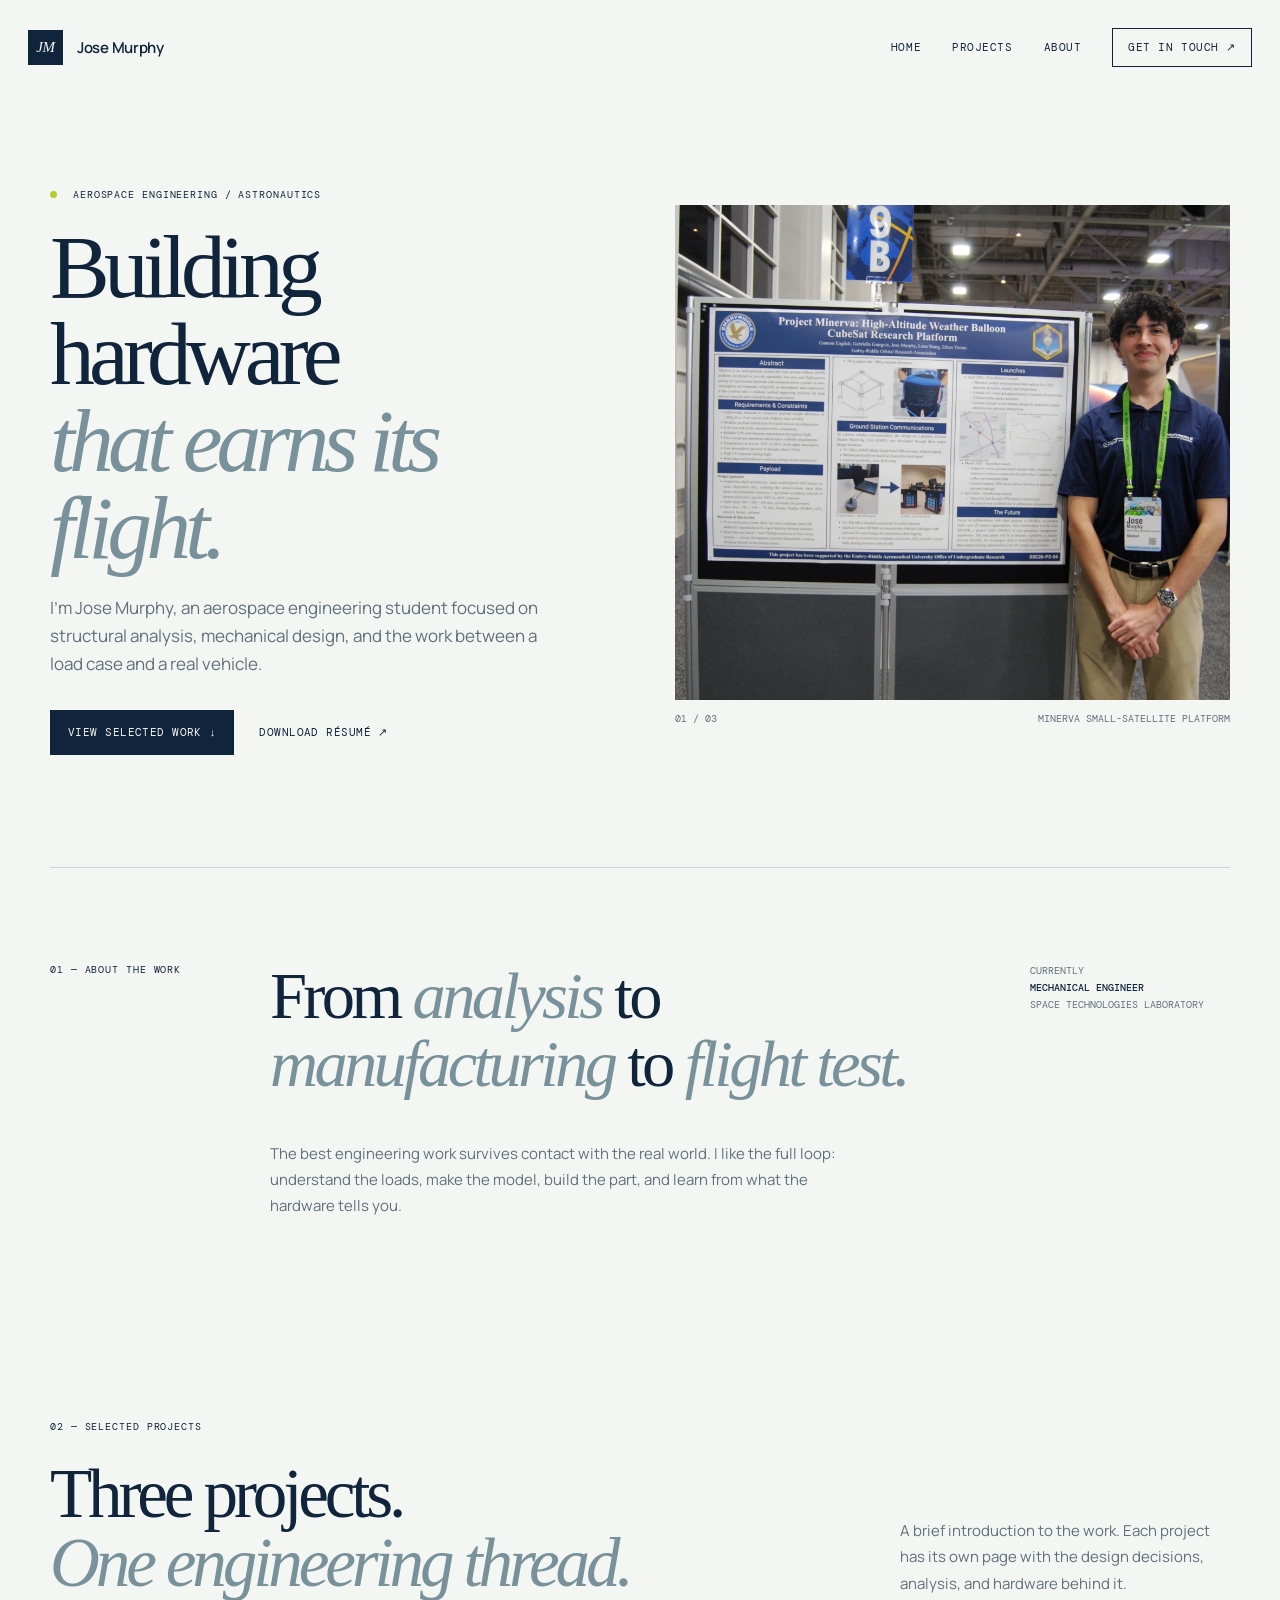
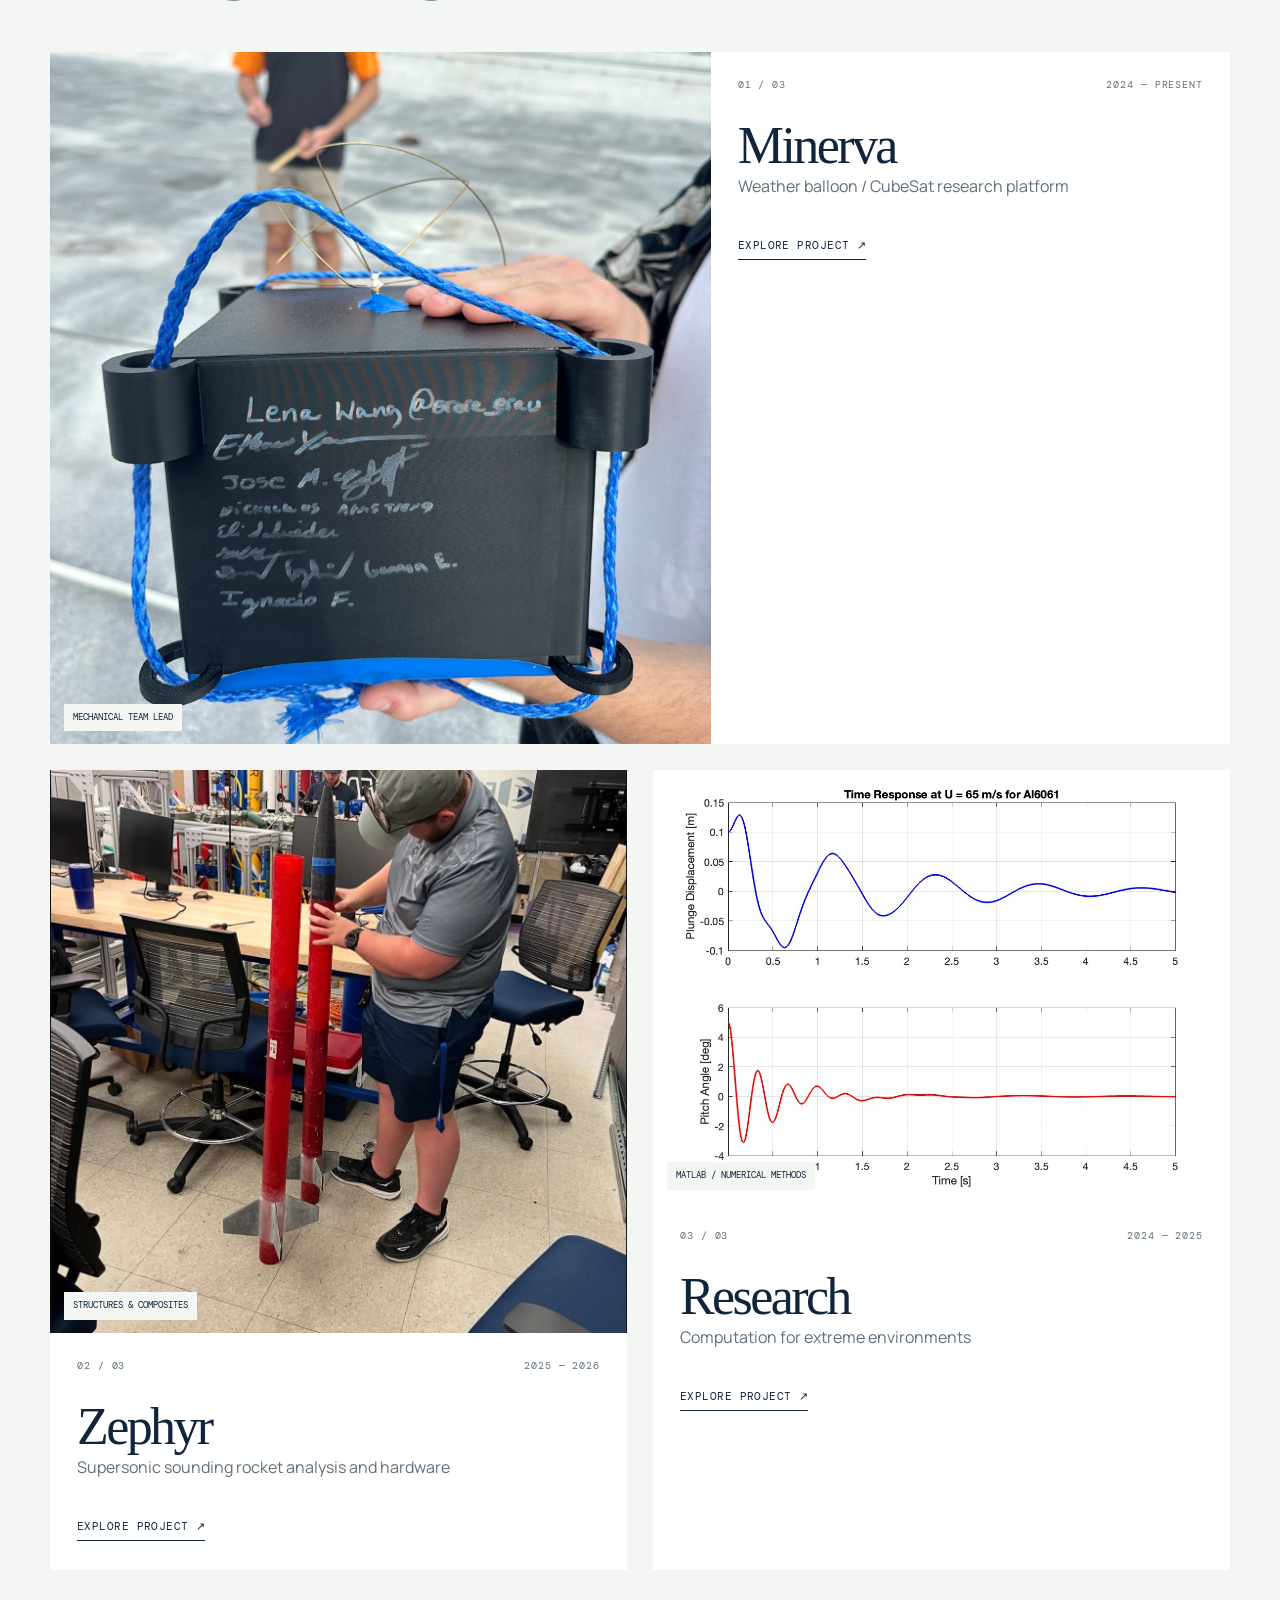
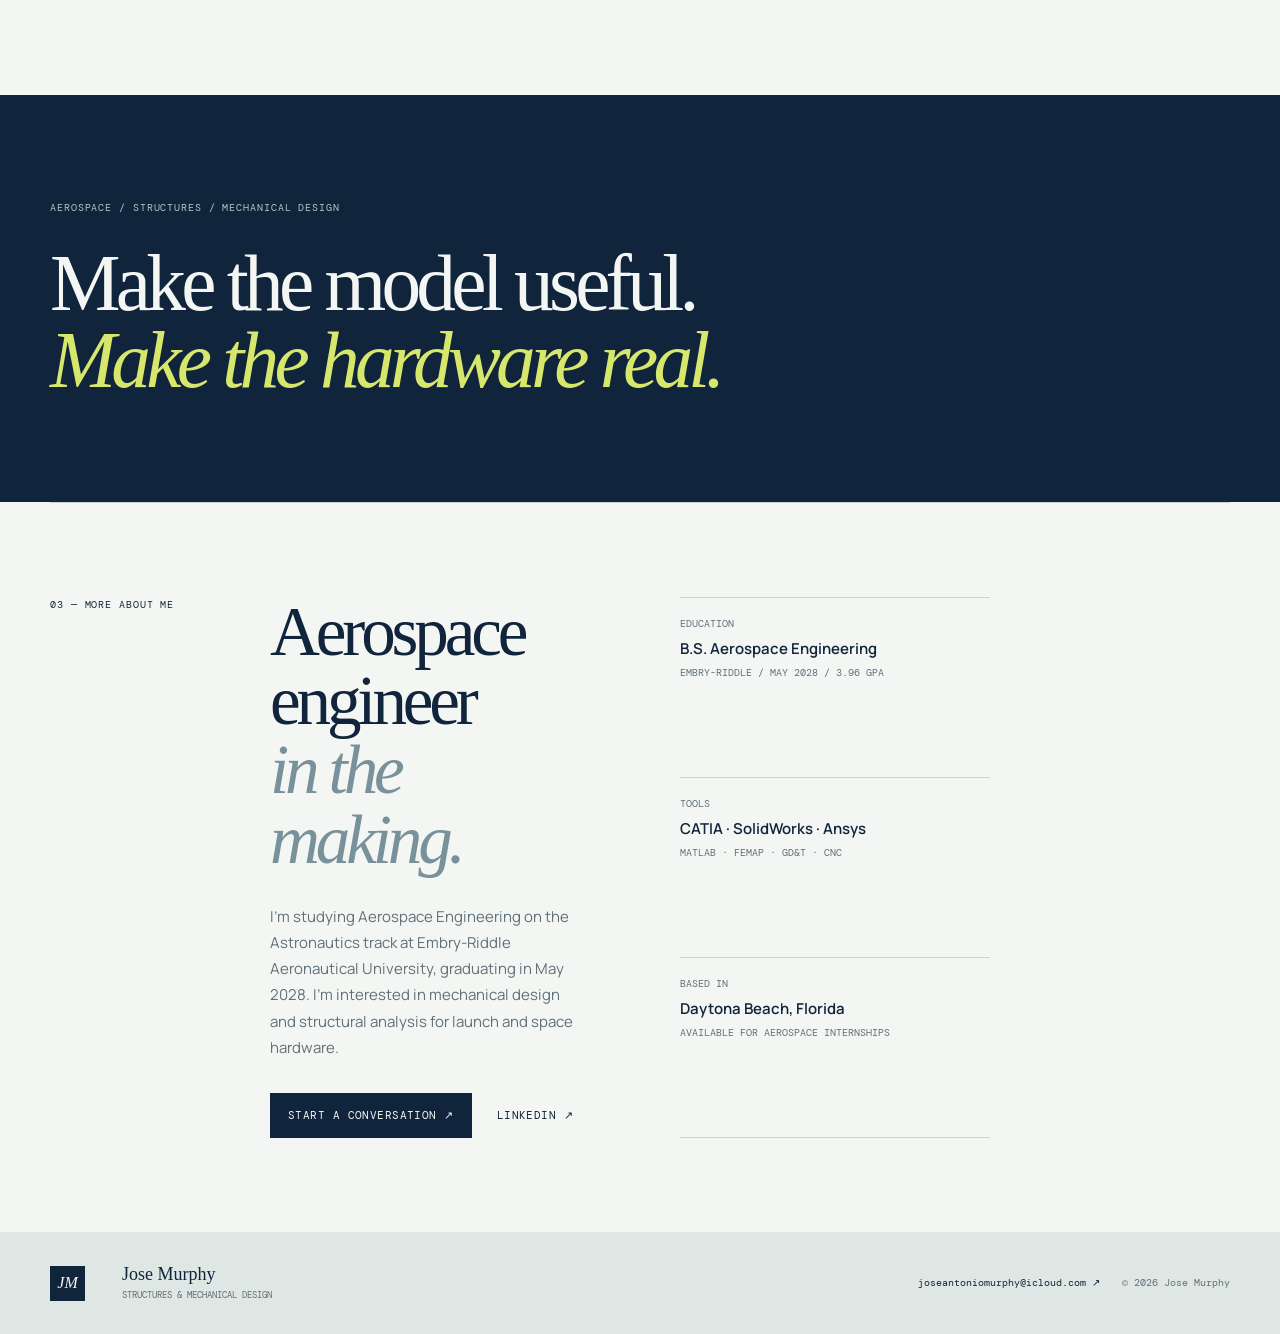
<file: index.html>
<!doctype html>
<html lang="en">
<head>
  <meta charset="utf-8">
  <meta name="viewport" content="width=device-width, initial-scale=1">
  <meta name="description" content="Jose Murphy is an aerospace engineering student focused on structural analysis, mechanical design, and flight hardware.">
  <title>Jose Murphy | Aerospace Engineering</title>
  <link rel="stylesheet" href="portfolio.css">
</head>
<body>
  <header class="site-header">
    <a class="brand" href="index.html" aria-label="Jose Murphy home"><span>JM</span><b>Jose Murphy</b></a>
    <button class="menu-button" aria-expanded="false">Menu</button>
    <nav class="nav" aria-label="Primary navigation">
      <a href="index.html">Home</a><a href="#projects">Projects</a><a href="#about">About</a><a class="nav-cta" href="mailto:joseantoniomurphy@icloud.com">Get in touch ↗</a>
    </nav>
  </header>

  <main>
    <section class="home-hero page-wrap">
      <div class="hero-copy">
        <p class="eyebrow"><span class="signal-dot"></span> Aerospace engineering / Astronautics</p>
        <h1>Building hardware<br><em>that earns its flight.</em></h1>
        <p class="lede">I’m Jose Murphy, an aerospace engineering student focused on structural analysis, mechanical design, and the work between a load case and a real vehicle.</p>
        <div class="button-row"><a class="button button-dark" href="#projects">View selected work ↓</a><a class="text-link" href="assets/Jose-Murphy-Resume.pdf" target="_blank" rel="noreferrer">Download résumé ↗</a></div>
      </div>
      <figure class="hero-visual"><img src="assets/minerva-smallsat.jpg" alt="Minerva small satellite payload hardware"><figcaption><span>01 / 03</span><span>Minerva small-satellite platform</span></figcaption></figure>
    </section>

    <section class="home-intro page-wrap" id="about">
      <div class="section-label">01 — About the work</div>
      <div class="intro-content"><p class="display-text">From <span>analysis</span> to <span>manufacturing</span> to <span>flight test.</span></p><p class="body-copy">The best engineering work survives contact with the real world. I like the full loop: understand the loads, make the model, build the part, and learn from what the hardware tells you.</p></div>
      <aside class="intro-aside">CURRENTLY<br><strong>Mechanical Engineer</strong><br>Space Technologies Laboratory</aside>
    </section>

    <section class="projects page-wrap" id="projects">
      <div class="section-label">02 — Selected projects</div>
      <div class="section-heading"><h2>Three projects.<br><em>One engineering thread.</em></h2><p class="body-copy">A brief introduction to the work. Each project has its own page with the design decisions, analysis, and hardware behind it.</p></div>
      <div class="project-list">
        <a class="project-card project-card-featured" href="minerva.html"><div class="project-card-image"><img src="assets/minerva-main-page.jpg" alt="Minerva aerospace engineering project"><span class="image-tag">Mechanical team lead</span></div><div class="project-card-copy"><div class="project-meta"><span>01 / 03</span><span>2024 — Present</span></div><h3>Minerva</h3><p>Weather balloon / CubeSat research platform</p><span class="card-link">Explore project ↗</span></div></a>
        <a class="project-card" href="zephyr.html"><div class="project-card-image"><img src="assets/zephyr-assembly.jpg" alt="Zephyr sounding rocket assembly"><span class="image-tag">Structures & composites</span></div><div class="project-card-copy"><div class="project-meta"><span>02 / 03</span><span>2025 — 2026</span></div><h3>Zephyr</h3><p>Supersonic sounding rocket analysis and hardware</p><span class="card-link">Explore project ↗</span></div></a>
        <a class="project-card" href="research.html"><div class="project-card-image"><img src="assets/research-flutter-1.jpeg" alt="Flutter simulation plots showing decaying oscillations"><span class="image-tag">MATLAB / numerical methods</span></div><div class="project-card-copy"><div class="project-meta"><span>03 / 03</span><span>2024 — 2025</span></div><h3>Research</h3><p>Computation for extreme environments</p><span class="card-link">Explore project ↗</span></div></a>
      </div>
    </section>

    <section class="home-band"><div class="page-wrap band-inner"><p class="eyebrow">Aerospace / Structures / Mechanical design</p><h2>Make the model useful.<br><em>Make the hardware real.</em></h2></div></section>

    <section class="about page-wrap"><div class="section-label">03 — More about me</div><div class="about-grid"><div><h2>Aerospace engineer<br><em>in the making.</em></h2><p class="body-copy">I’m studying Aerospace Engineering on the Astronautics track at Embry-Riddle Aeronautical University, graduating in May 2028. I’m interested in mechanical design and structural analysis for launch and space hardware.</p><div class="button-row"><a class="button button-dark" href="mailto:joseantoniomurphy@icloud.com">Start a conversation ↗</a><a class="text-link" href="https://www.linkedin.com/in/joseamurphy" target="_blank" rel="noreferrer">LinkedIn ↗</a></div></div><div class="facts"><div><span>Education</span><strong>B.S. Aerospace Engineering</strong><small>Embry-Riddle / May 2028 / 3.96 GPA</small></div><div><span>Tools</span><strong>CATIA · SolidWorks · Ansys</strong><small>MATLAB · FEMAP · GD&T · CNC</small></div><div><span>Based in</span><strong>Daytona Beach, Florida</strong><small>Available for aerospace internships</small></div></div></div></section>
  </main>

  <footer class="site-footer"><div class="page-wrap footer-inner"><div class="footer-mark">JM</div><p>Jose Murphy<br><span>Structures & mechanical design</span></p><a href="mailto:joseantoniomurphy@icloud.com">joseantoniomurphy@icloud.com ↗</a><small>© 2026 Jose Murphy</small></div></footer>
  <script src="portfolio.js"></script>
</body>
</html>
</file>
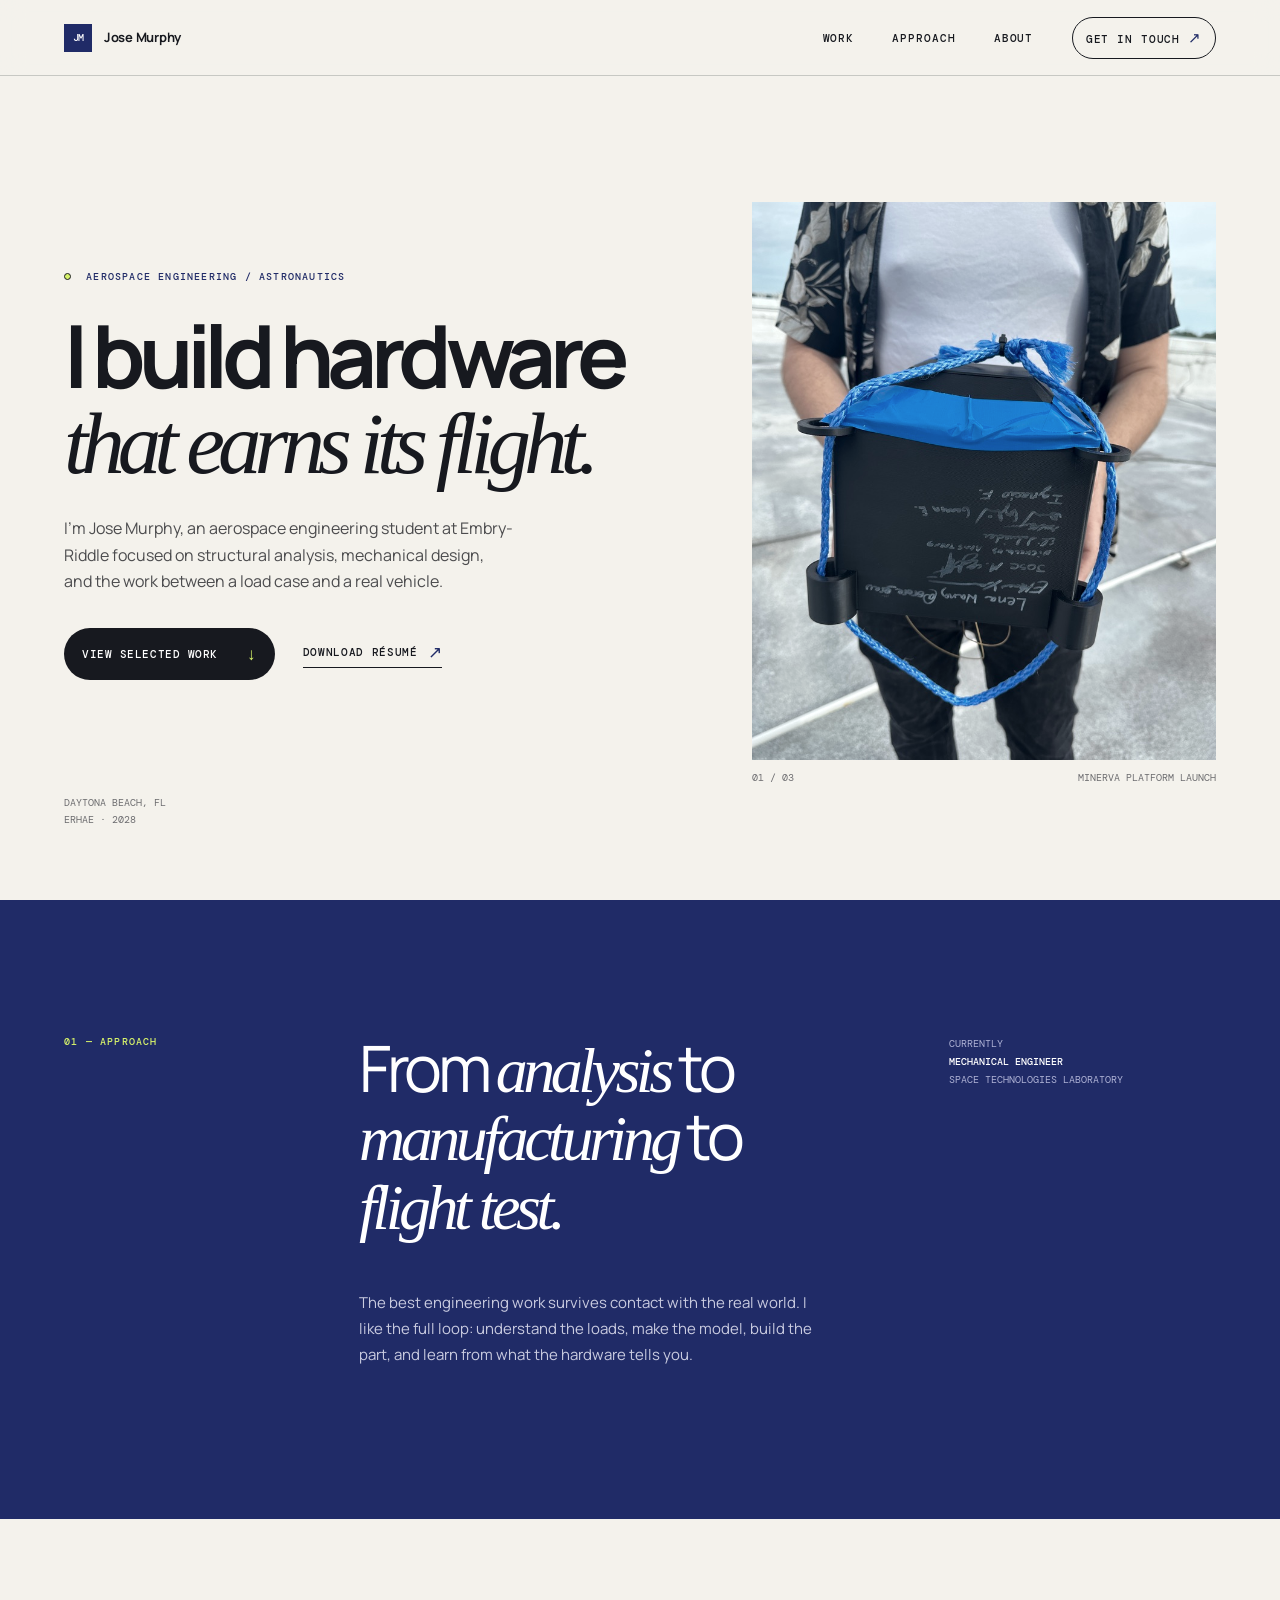
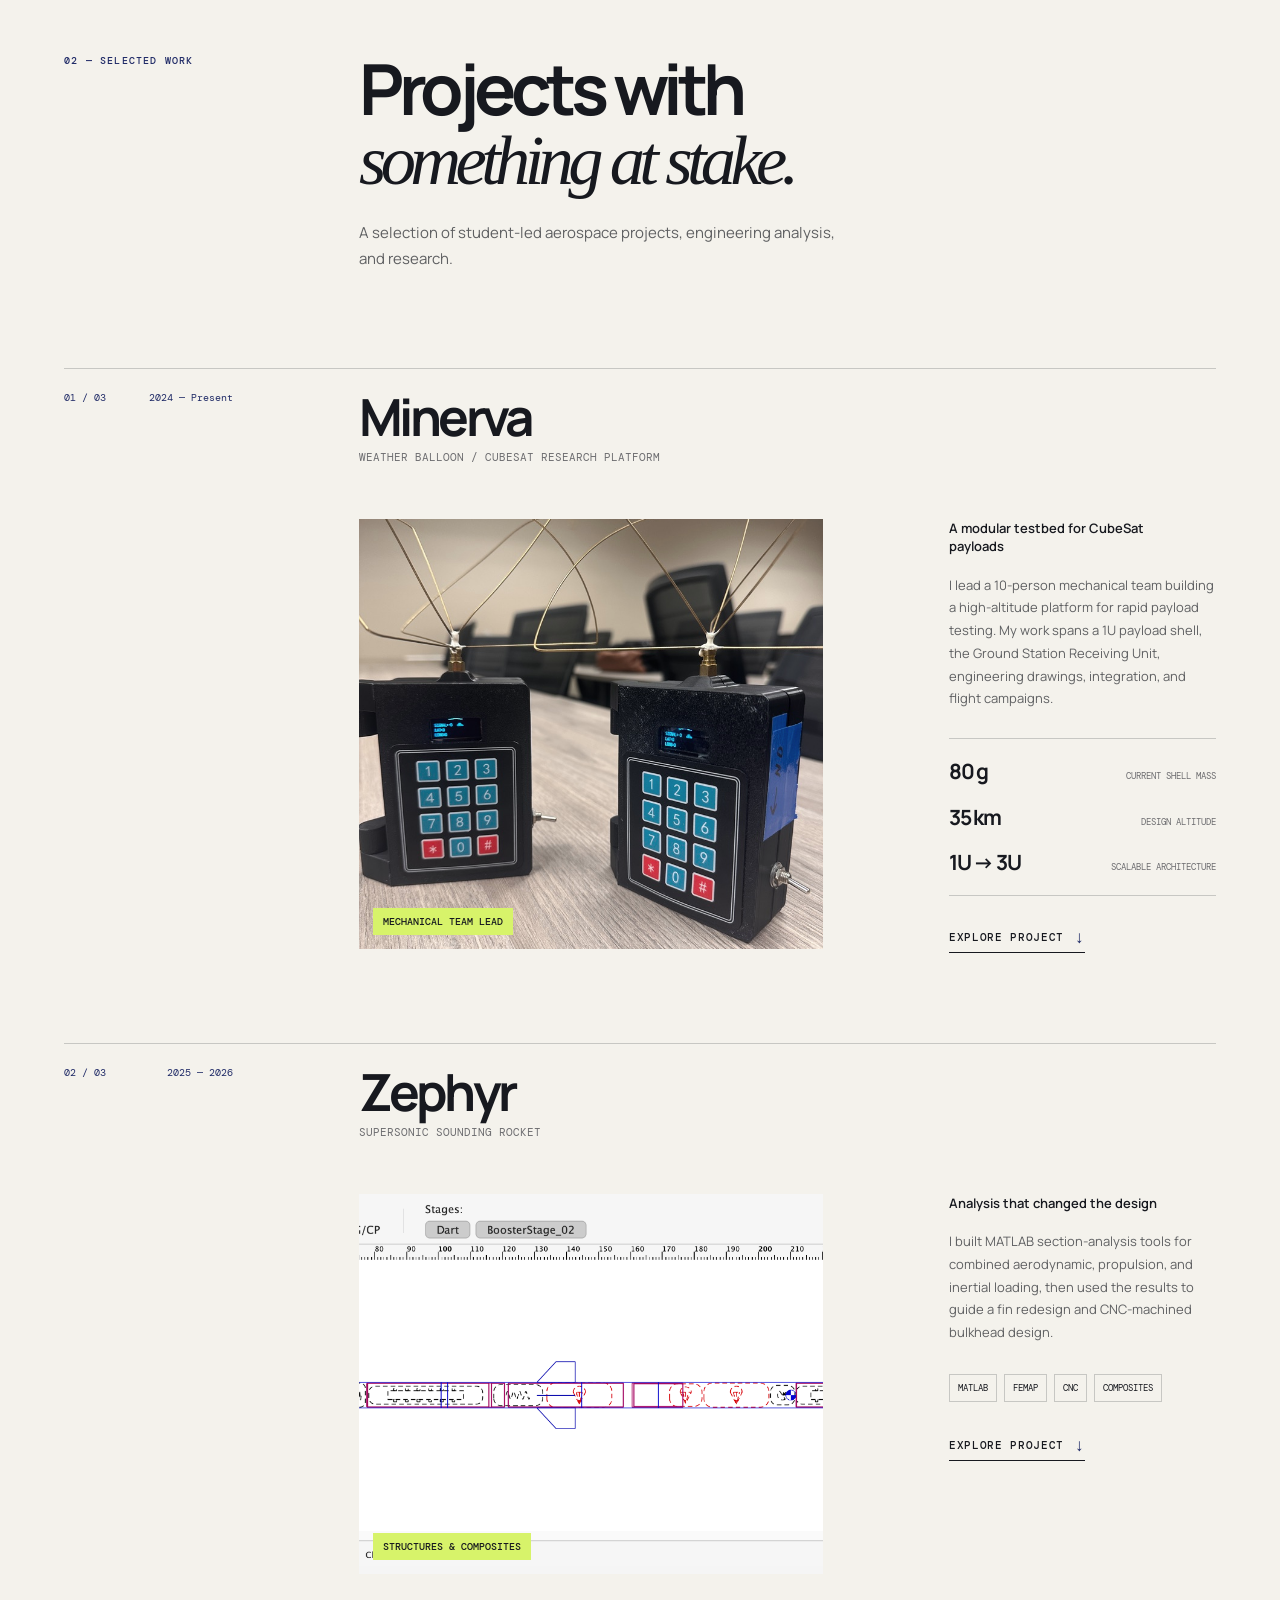
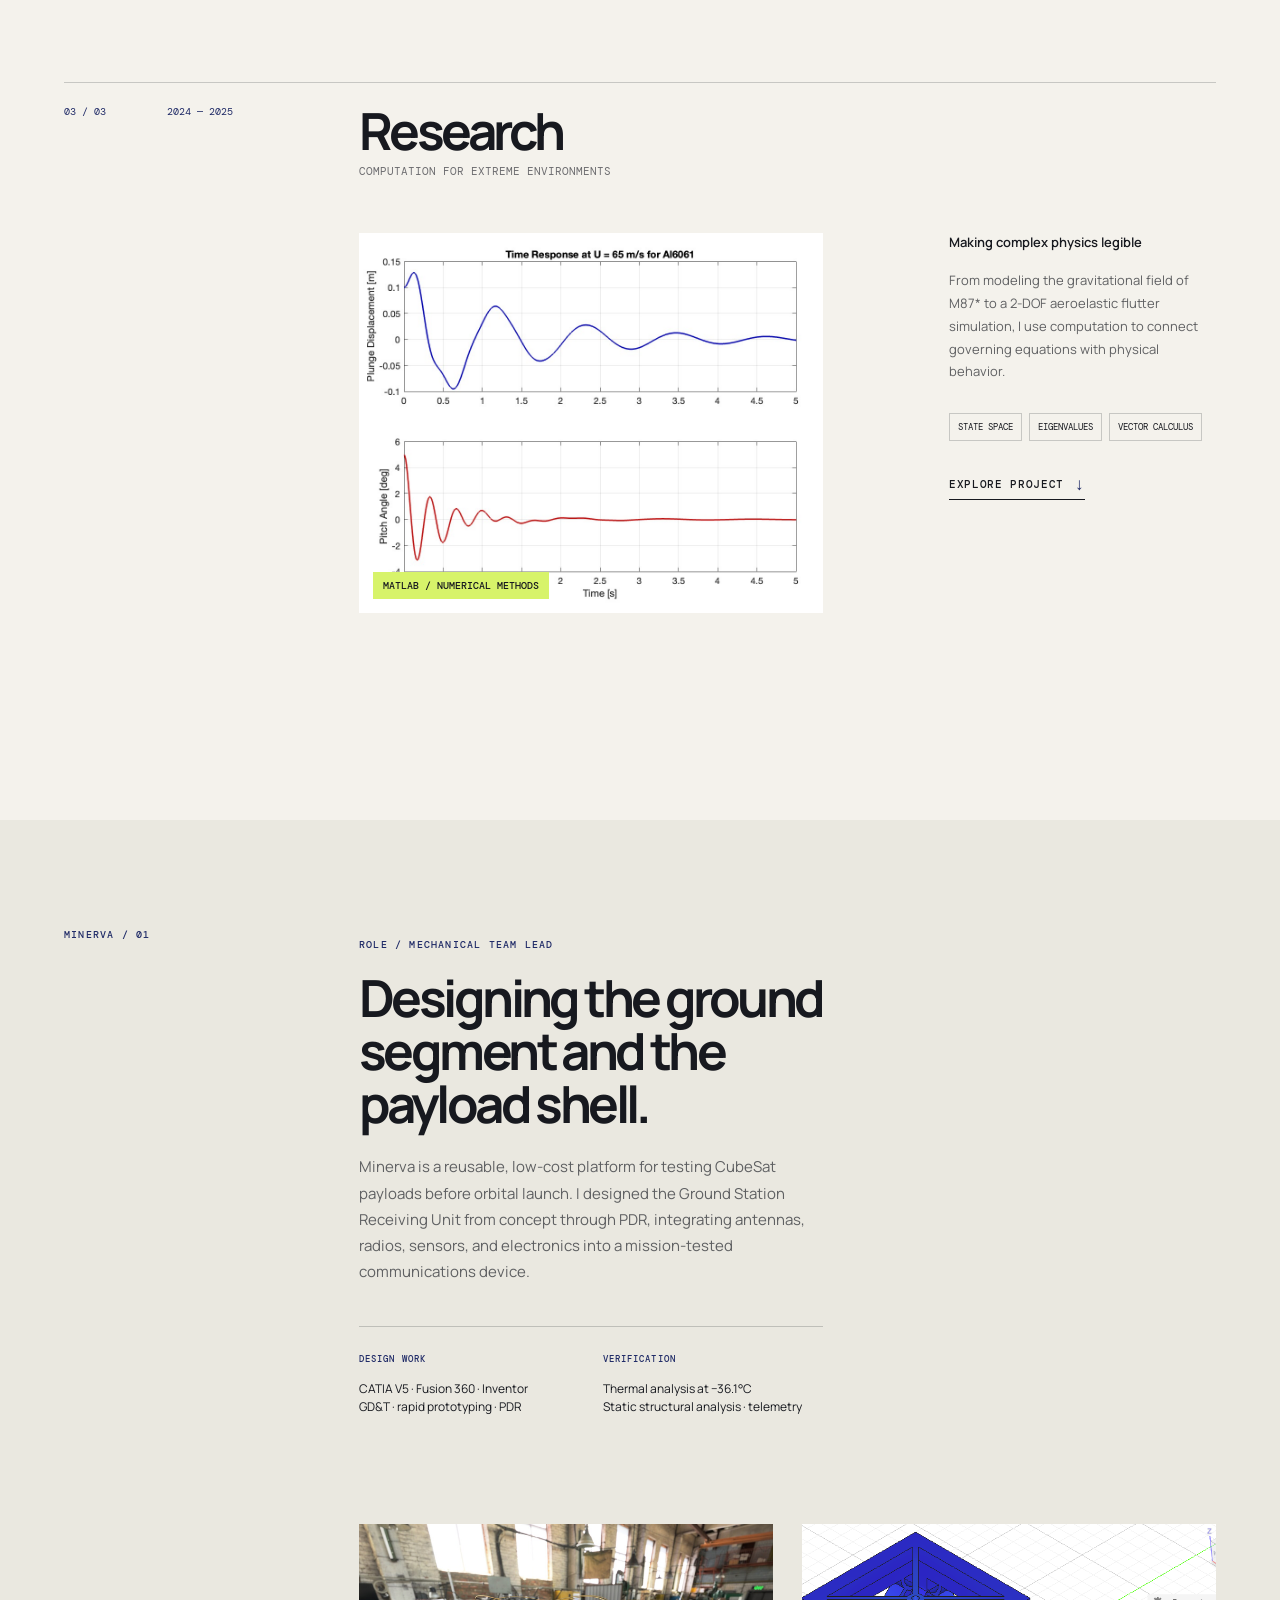
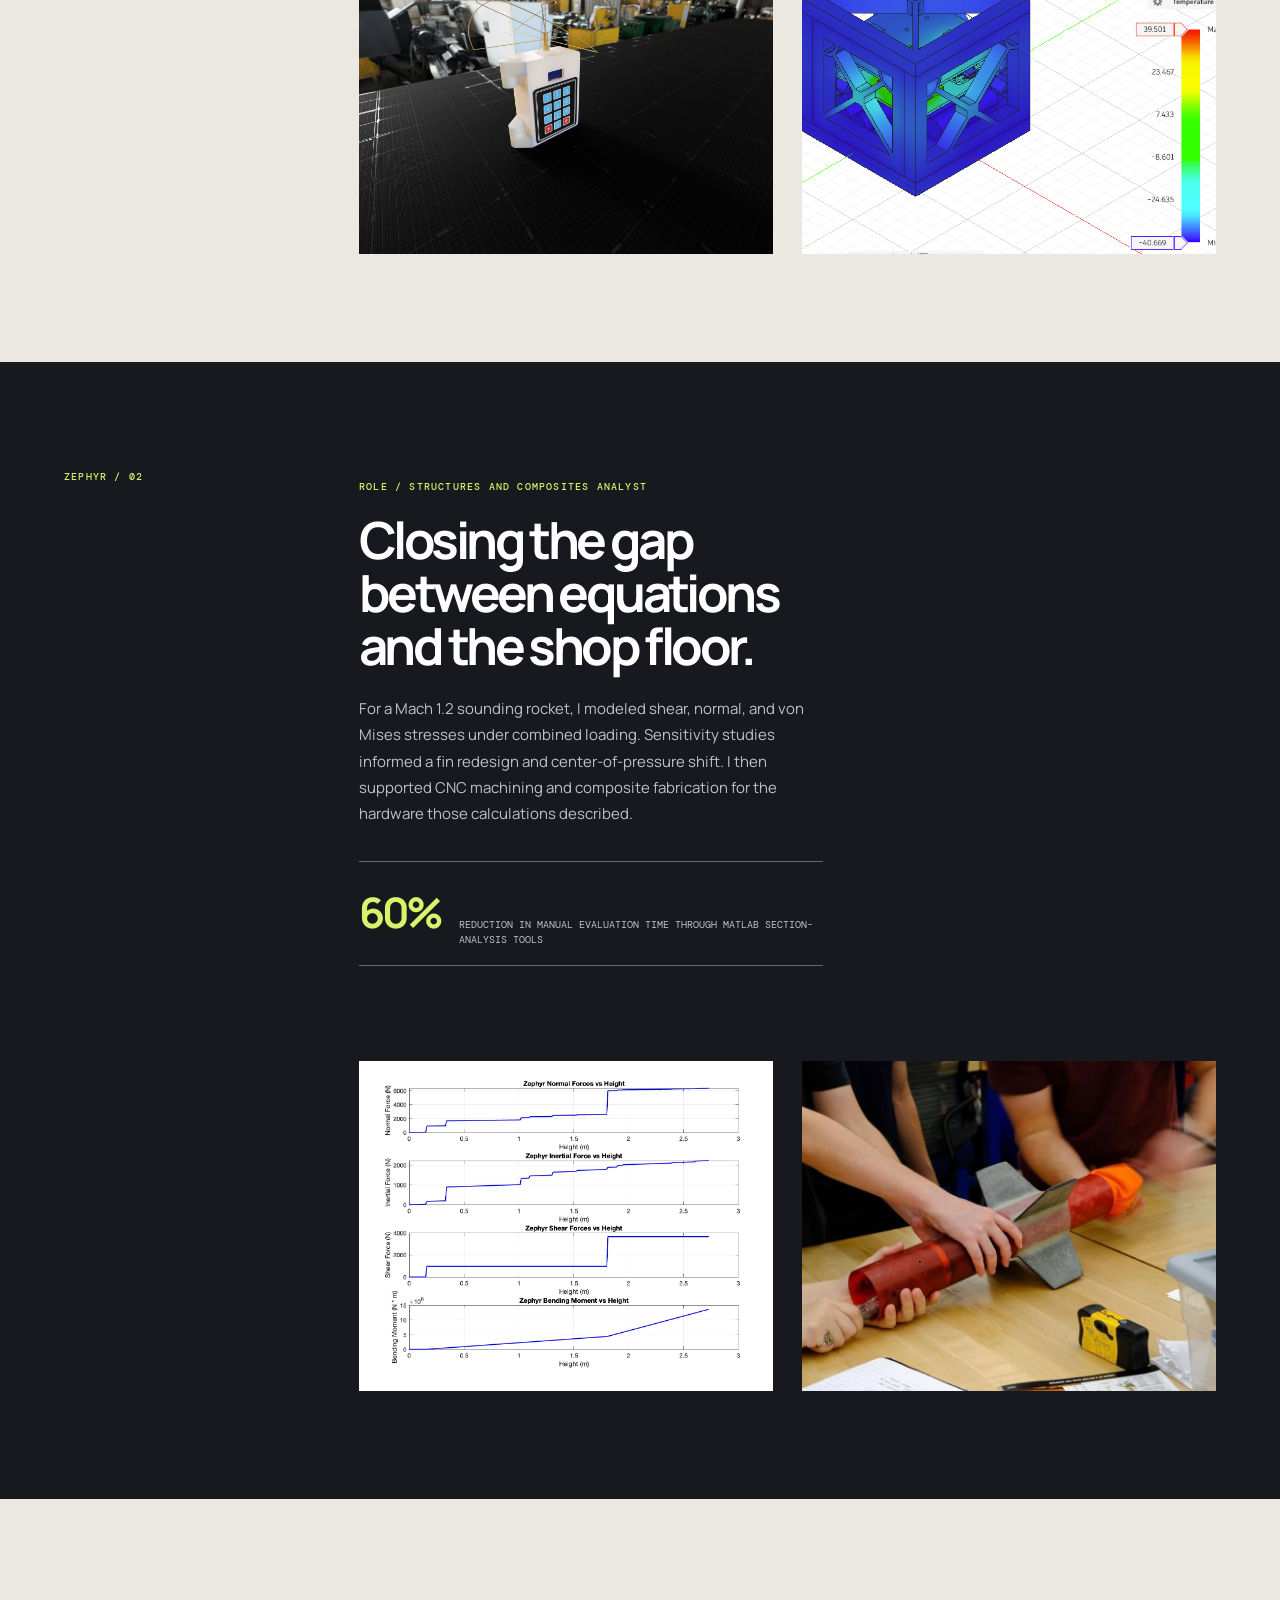
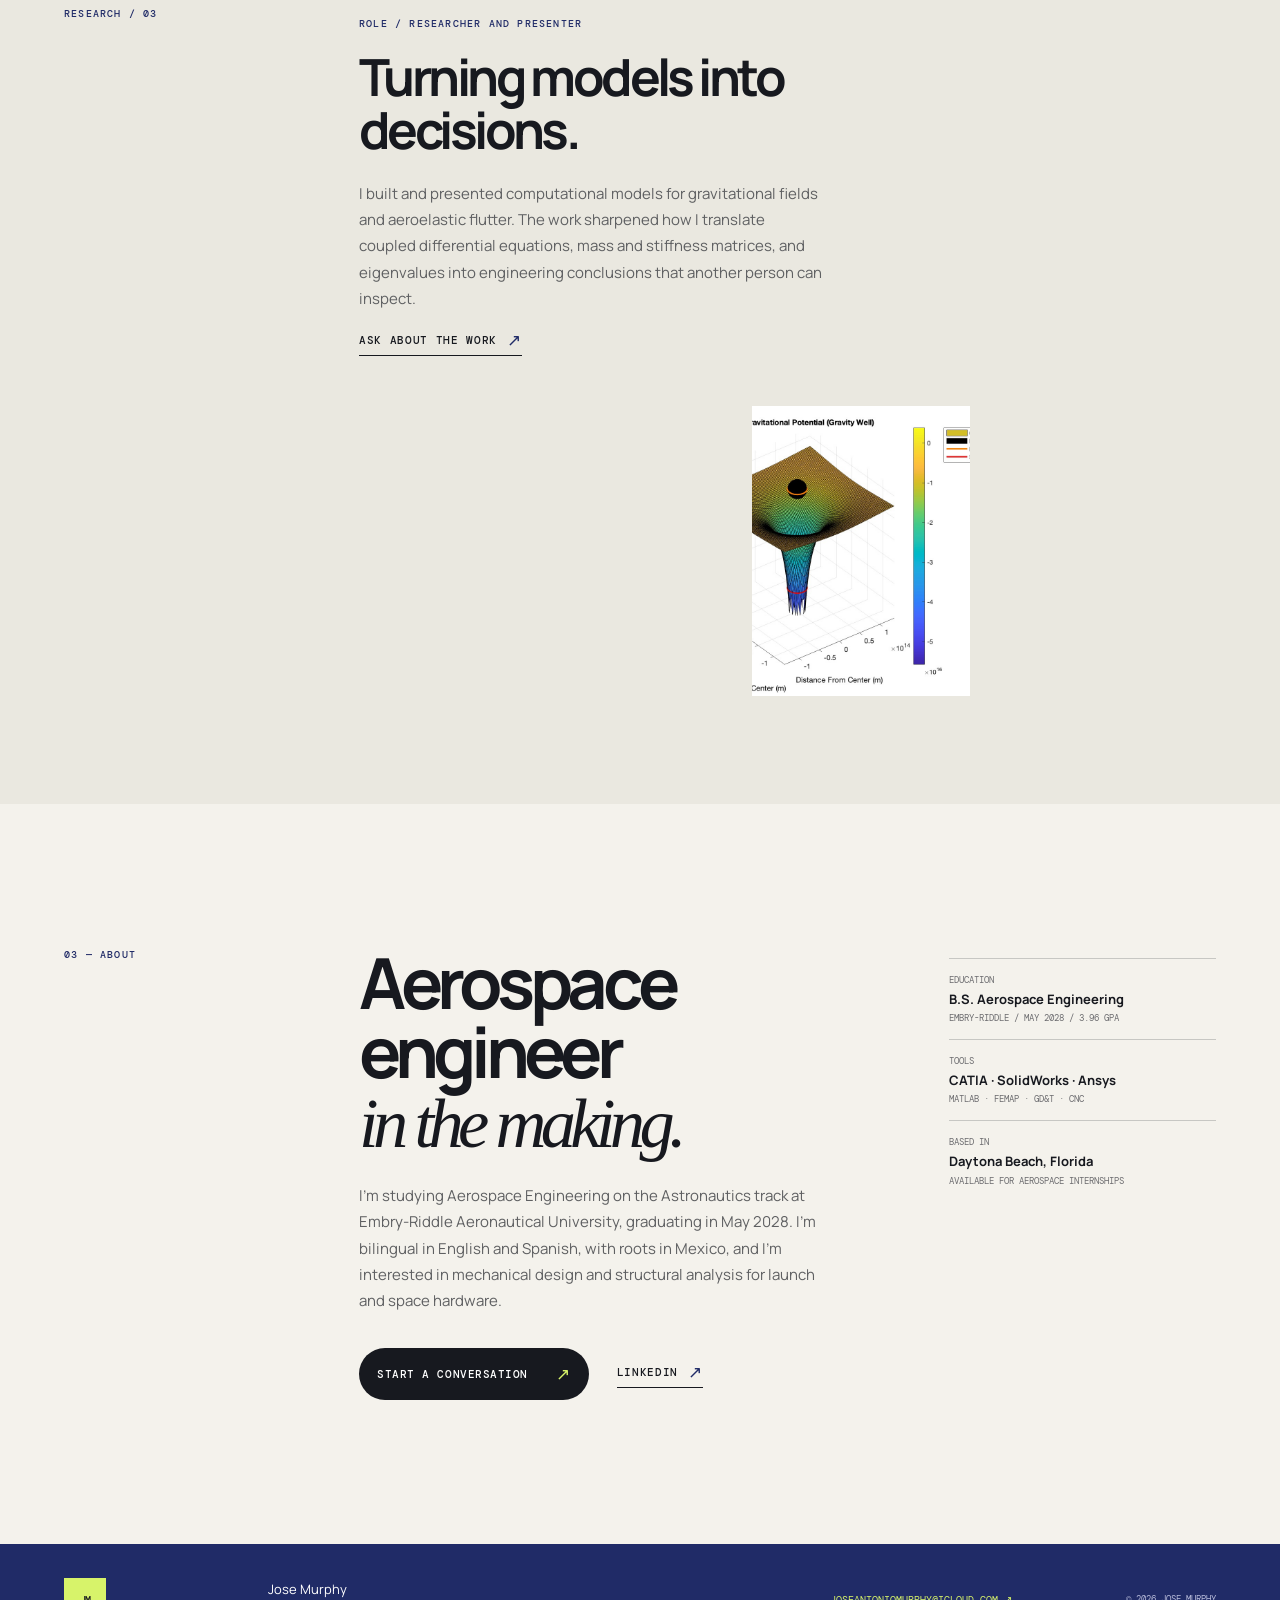
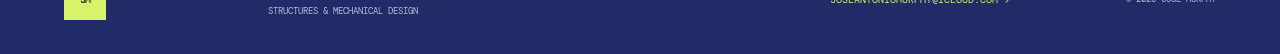
<file: site/index.html>
<!doctype html>
<html lang="en">
<head>
  <meta charset="utf-8">
  <meta name="viewport" content="width=device-width, initial-scale=1">
  <meta name="description" content="Jose Murphy is an aerospace engineering student focused on structural analysis, mechanical design, and flight hardware.">
  <title>Jose Murphy | Aerospace Engineering</title>
  <link rel="stylesheet" href="styles.css">
</head>
<body>
  <header class="site-header">
    <a class="wordmark" href="#top" aria-label="Jose Murphy home"><span>JM</span><b>Jose Murphy</b></a>
    <nav class="nav" aria-label="Primary navigation">
      <a href="#work">Work</a><a href="#approach">Approach</a><a href="#about">About</a><a class="nav-cta" href="mailto:joseantoniomurphy@icloud.com">Get in touch <span>↗</span></a>
    </nav>
    <button class="menu-button" aria-label="Open menu" aria-expanded="false">Menu</button>
  </header>

  <main id="top">
    <section class="hero section-grid">
      <div class="hero-copy">
        <p class="eyebrow"><span class="signal-dot"></span> Aerospace engineering / Astronautics</p>
        <h1>I build hardware<br><em>that earns its flight.</em></h1>
        <p class="hero-lede">I’m Jose Murphy, an aerospace engineering student at Embry-Riddle focused on structural analysis, mechanical design, and the work between a load case and a real vehicle.</p>
        <div class="hero-actions"><a class="button button-dark" href="#work">View selected work <span>↓</span></a><a class="text-link" href="assets/Jose-Murphy-Resume.pdf" target="_blank">Download résumé <span>↗</span></a></div>
      </div>
      <div class="hero-visual" aria-label="Minerva weather balloon launch photograph">
        <div class="hero-image-wrap"><img src="assets/minerva-launch.jpeg" alt="A weather balloon launch at the edge of a field"></div>
        <div class="hero-caption"><span>01 / 03</span><span>Minerva platform launch</span></div>
      </div>
      <div class="hero-index">DAYTONA BEACH, FL<br>ERHAE · 2028</div>
    </section>

    <section class="statement section-grid" id="approach">
      <div class="section-label">01 — Approach</div>
      <div class="statement-body"><p class="display-text">From <span>analysis</span> to<br><span>manufacturing</span> to<br><span>flight test.</span></p><p class="body-copy">The best engineering work survives contact with the real world. I like the full loop: understand the loads, make the model, build the part, and learn from what the hardware tells you.</p></div>
      <div class="statement-aside">CURRENTLY<br><strong>Mechanical Engineer</strong><br>Space Technologies Laboratory</div>
    </section>

    <section class="work section-grid" id="work">
      <div class="section-label">02 — Selected work</div>
      <div class="work-intro"><h2>Projects with<br><em>something at stake.</em></h2><p class="body-copy">A selection of student-led aerospace projects, engineering analysis, and research.</p></div>

      <article class="project project-featured reveal">
        <div class="project-meta"><span>01 / 03</span><span>2024 — Present</span></div>
        <div class="project-title"><h3>Minerva</h3><p>Weather balloon / CubeSat research platform</p></div>
        <div class="project-image"><img src="assets/minerva-gsru.jpeg" alt="The Minerva ground station receiving unit in a workshop"><span class="image-tag">Mechanical team lead</span></div>
        <div class="project-details"><p class="project-kicker">A modular testbed for CubeSat payloads</p><p class="body-copy">I lead a 10-person mechanical team building a high-altitude platform for rapid payload testing. My work spans a 1U payload shell, the Ground Station Receiving Unit, engineering drawings, integration, and flight campaigns.</p><div class="metric-row"><div><strong>80 g</strong><span>current shell mass</span></div><div><strong>35 km</strong><span>design altitude</span></div><div><strong>1U → 3U</strong><span>scalable architecture</span></div></div><a class="text-link" href="#minerva-detail">Explore project <span>↓</span></a></div>
      </article>

      <article class="project project-split reveal">
        <div class="project-meta"><span>02 / 03</span><span>2025 — 2026</span></div>
        <div class="project-title"><h3>Zephyr</h3><p>Supersonic sounding rocket</p></div>
        <div class="project-image"><img src="assets/zephyr-cad.png" alt="CAD view of the Zephyr sounding rocket"><span class="image-tag">Structures & composites</span></div>
        <div class="project-details"><p class="project-kicker">Analysis that changed the design</p><p class="body-copy">I built MATLAB section-analysis tools for combined aerodynamic, propulsion, and inertial loading, then used the results to guide a fin redesign and CNC-machined bulkhead design.</p><div class="tool-list"><span>MATLAB</span><span>FEMAP</span><span>CNC</span><span>Composites</span></div><a class="text-link" href="#zephyr-detail">Explore project <span>↓</span></a></div>
      </article>

      <article class="project project-split project-research reveal">
        <div class="project-meta"><span>03 / 03</span><span>2024 — 2025</span></div>
        <div class="project-title"><h3>Research</h3><p>Computation for extreme environments</p></div>
        <div class="project-image"><img src="assets/research-flutter-1.jpeg" alt="Flutter simulation plots showing decaying oscillations"><span class="image-tag">MATLAB / numerical methods</span></div>
        <div class="project-details"><p class="project-kicker">Making complex physics legible</p><p class="body-copy">From modeling the gravitational field of M87* to a 2-DOF aeroelastic flutter simulation, I use computation to connect governing equations with physical behavior.</p><div class="tool-list"><span>State space</span><span>Eigenvalues</span><span>Vector calculus</span></div><a class="text-link" href="#research-detail">Explore project <span>↓</span></a></div>
      </article>
    </section>

    <section class="detail-section" id="minerva-detail"><div class="section-grid detail-grid"><div class="section-label">Minerva / 01</div><div class="detail-copy"><p class="eyebrow">Role / Mechanical team lead</p><h2>Designing the ground segment and the payload shell.</h2><p class="body-copy">Minerva is a reusable, low-cost platform for testing CubeSat payloads before orbital launch. I designed the Ground Station Receiving Unit from concept through PDR, integrating antennas, radios, sensors, and electronics into a mission-tested communications device.</p><div class="detail-columns"><div><span class="mini-label">Design work</span><p>CATIA V5 · Fusion 360 · Inventor<br>GD&T · rapid prototyping · PDR</p></div><div><span class="mini-label">Verification</span><p>Thermal analysis at −36.1°C<br>Static structural analysis · telemetry</p></div></div></div><div class="detail-gallery"><img src="assets/minerva-gsru-layout.jpg" alt="Ground station receiving unit CAD layout"><img src="assets/minerva-thermal.png" alt="Thermal simulation of Minerva payload electronics"></div></div></section>

    <section class="detail-section detail-dark" id="zephyr-detail"><div class="section-grid detail-grid"><div class="section-label">Zephyr / 02</div><div class="detail-copy"><p class="eyebrow">Role / Structures and composites analyst</p><h2>Closing the gap between equations and the shop floor.</h2><p class="body-copy">For a Mach 1.2 sounding rocket, I modeled shear, normal, and von Mises stresses under combined loading. Sensitivity studies informed a fin redesign and center-of-pressure shift. I then supported CNC machining and composite fabrication for the hardware those calculations described.</p><div class="stat-callout"><strong>60%</strong><span>reduction in manual evaluation time through MATLAB section-analysis tools</span></div></div><div class="detail-gallery"><img src="assets/zephyr-analysis-1.jpeg" alt="Zephyr structural analysis plot"><img src="assets/zephyr-manufacturing.jpeg" alt="Composite manufacturing work"></div></div></section>

    <section class="detail-section" id="research-detail"><div class="section-grid detail-grid"><div class="section-label">Research / 03</div><div class="detail-copy"><p class="eyebrow">Role / Researcher and presenter</p><h2>Turning models into decisions.</h2><p class="body-copy">I built and presented computational models for gravitational fields and aeroelastic flutter. The work sharpened how I translate coupled differential equations, mass and stiffness matrices, and eigenvalues into engineering conclusions that another person can inspect.</p><a class="text-link" href="mailto:joseantoniomurphy@icloud.com?subject=Research%20portfolio">Ask about the work <span>↗</span></a></div><div class="detail-gallery single-gallery"><img src="assets/research-m87-1.jpeg" alt="M87 star gravitational field visualization"></div></div></section>

    <section class="about section-grid" id="about"><div class="section-label">03 — About</div><div class="about-copy"><h2>Aerospace engineer<br><em>in the making.</em></h2><p class="body-copy">I’m studying Aerospace Engineering on the Astronautics track at Embry-Riddle Aeronautical University, graduating in May 2028. I’m bilingual in English and Spanish, with roots in Mexico, and I’m interested in mechanical design and structural analysis for launch and space hardware.</p><div class="about-links"><a class="button button-dark" href="mailto:joseantoniomurphy@icloud.com">Start a conversation <span>↗</span></a><a class="text-link" href="https://www.linkedin.com/in/joseamurphy" target="_blank" rel="noreferrer">LinkedIn <span>↗</span></a></div></div><div class="about-facts"><div><span>Education</span><strong>B.S. Aerospace Engineering</strong><small>Embry-Riddle / May 2028 / 3.96 GPA</small></div><div><span>Tools</span><strong>CATIA · SolidWorks · Ansys</strong><small>MATLAB · FEMAP · GD&T · CNC</small></div><div><span>Based in</span><strong>Daytona Beach, Florida</strong><small>Available for aerospace internships</small></div></div></section>
  </main>

  <footer class="site-footer"><div class="footer-mark">JM</div><p>Jose Murphy<br><span>Structures & mechanical design</span></p><a href="mailto:joseantoniomurphy@icloud.com">joseantoniomurphy@icloud.com ↗</a><small>© 2026 Jose Murphy</small></footer>
  <script src="script.js"></script>
</body>
</html>
</file>
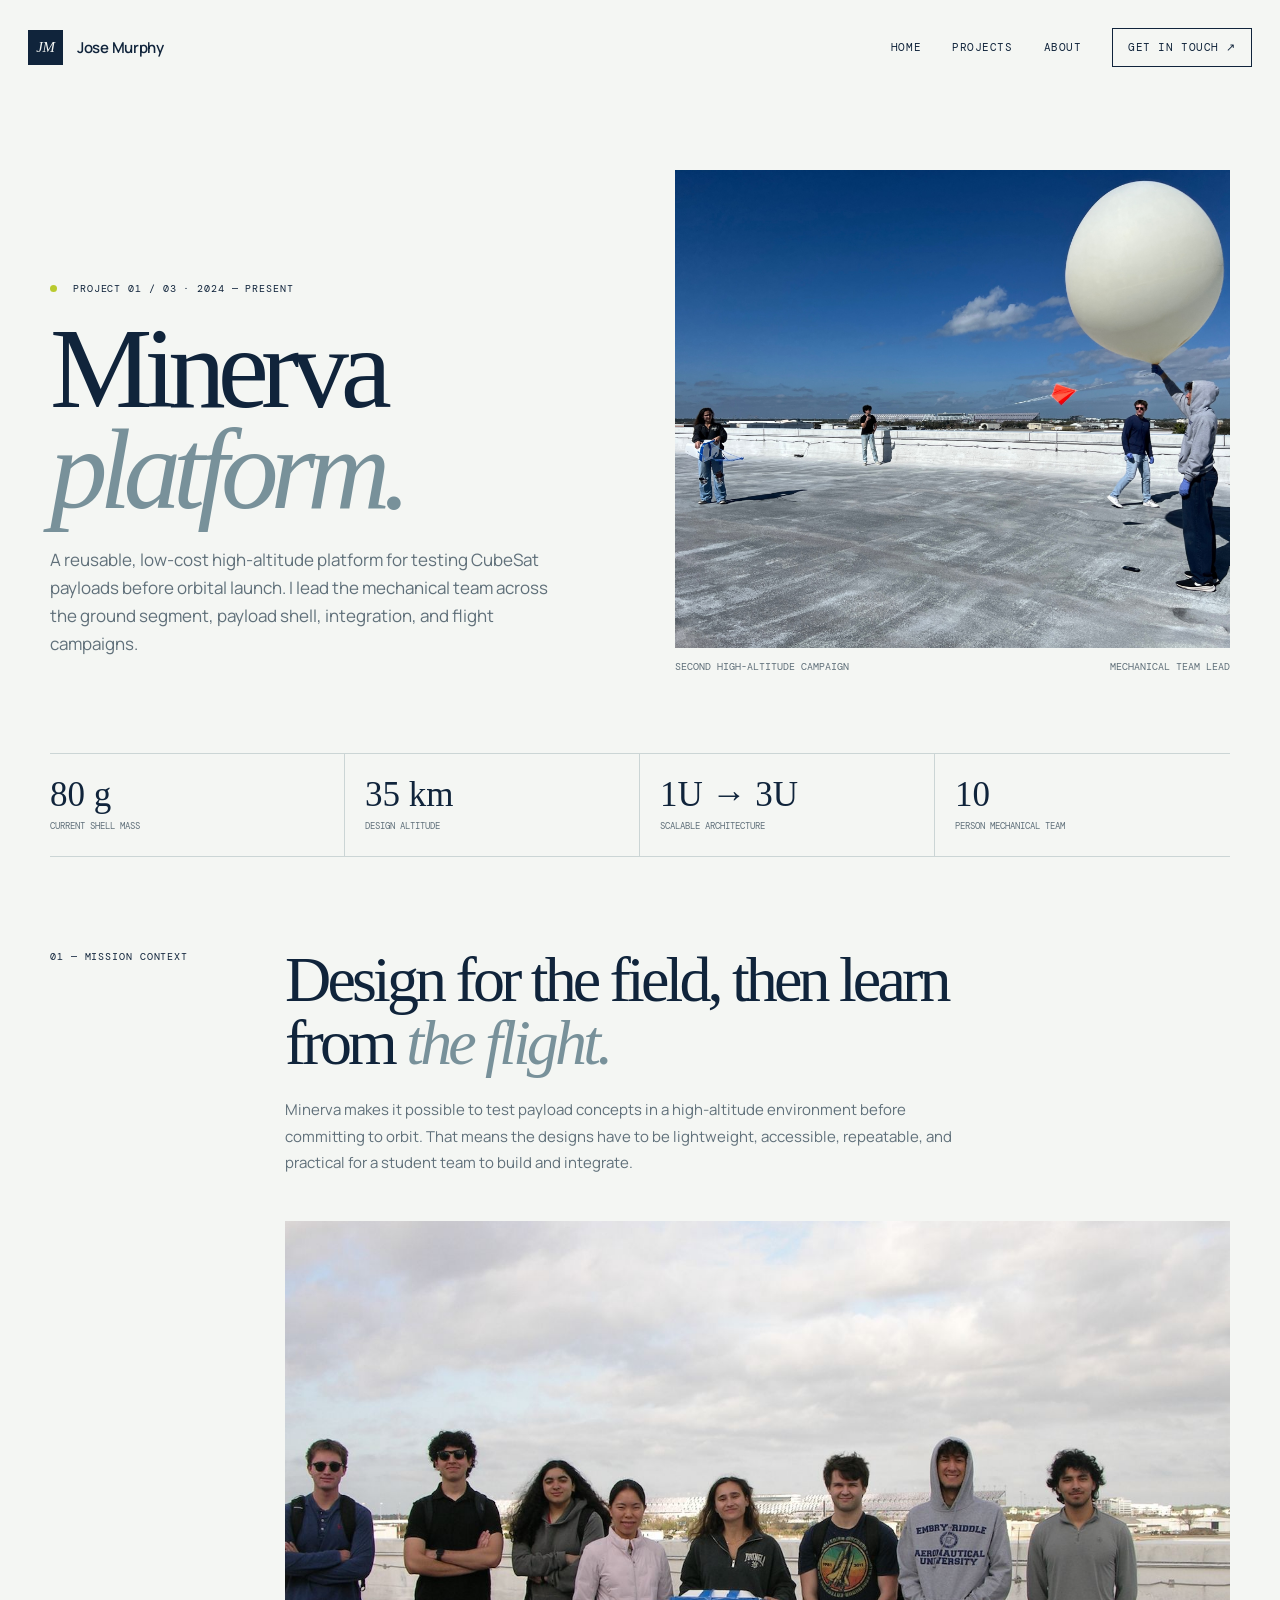
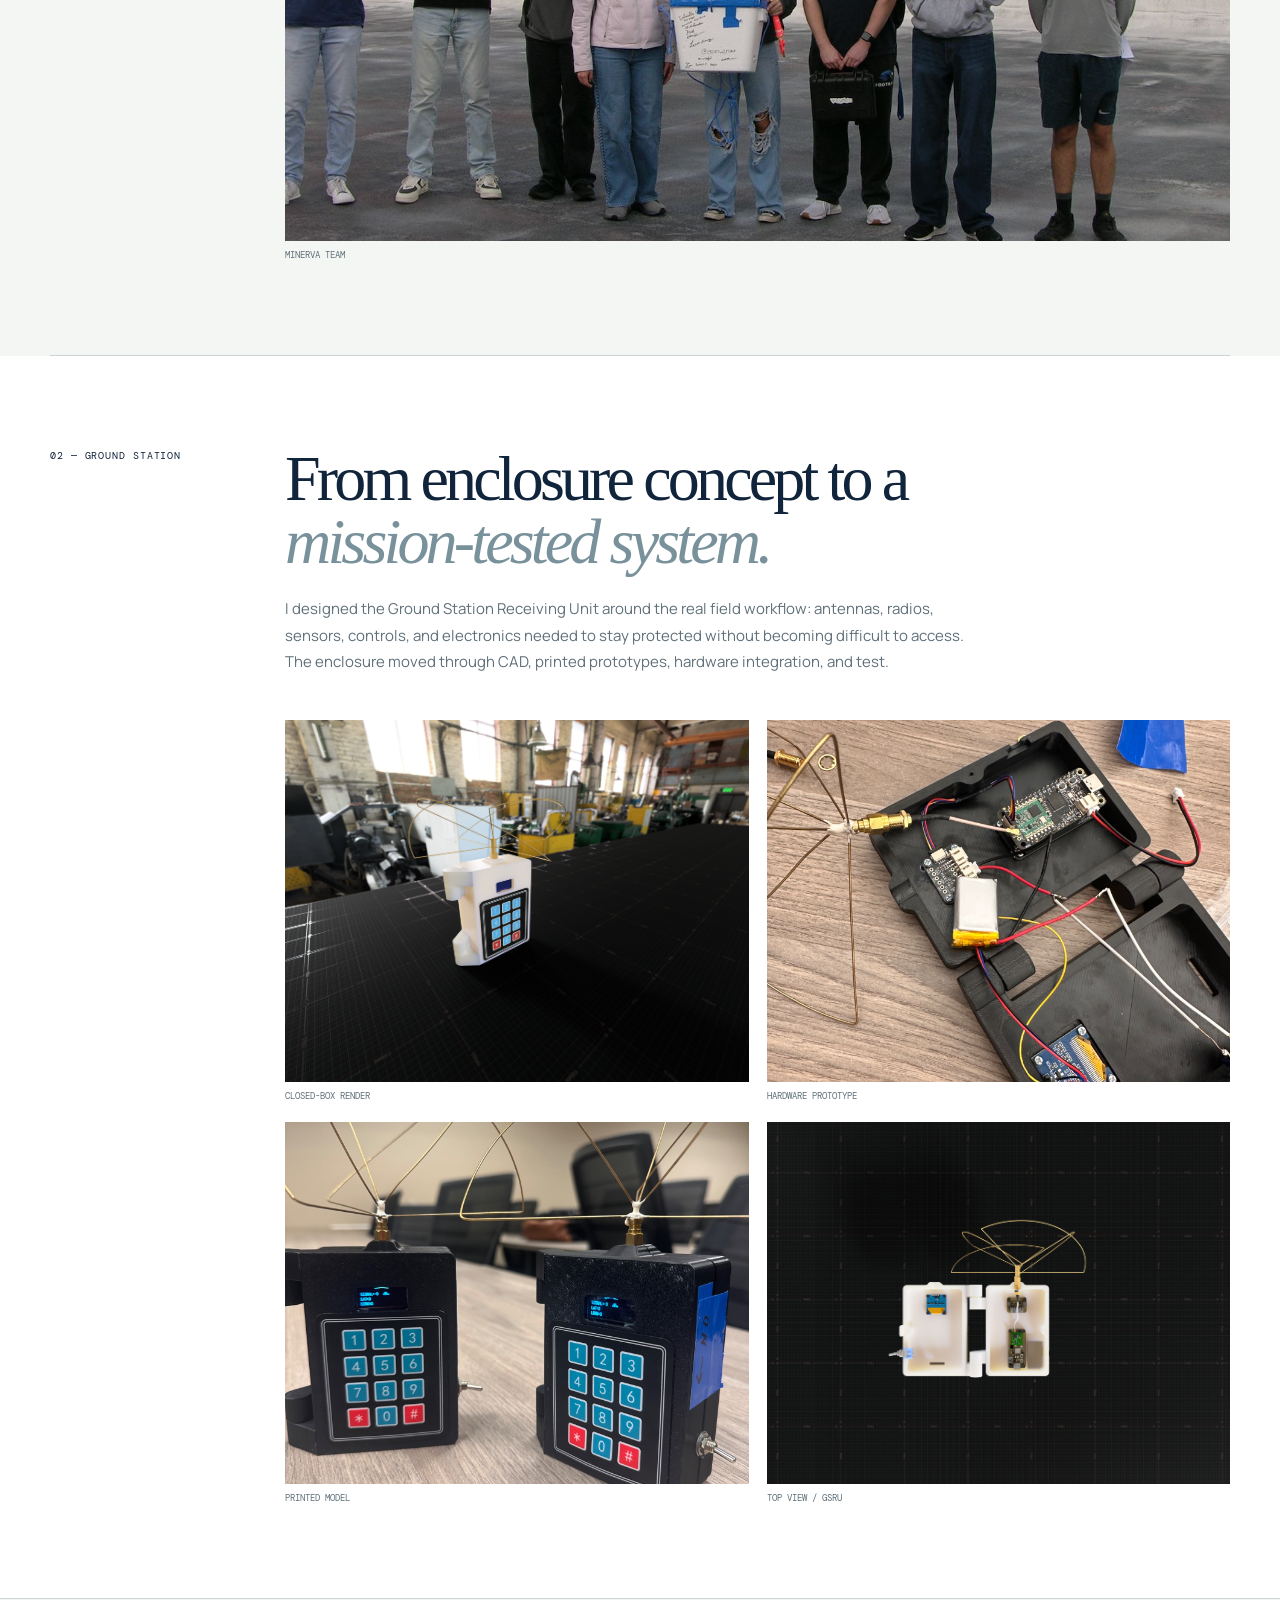
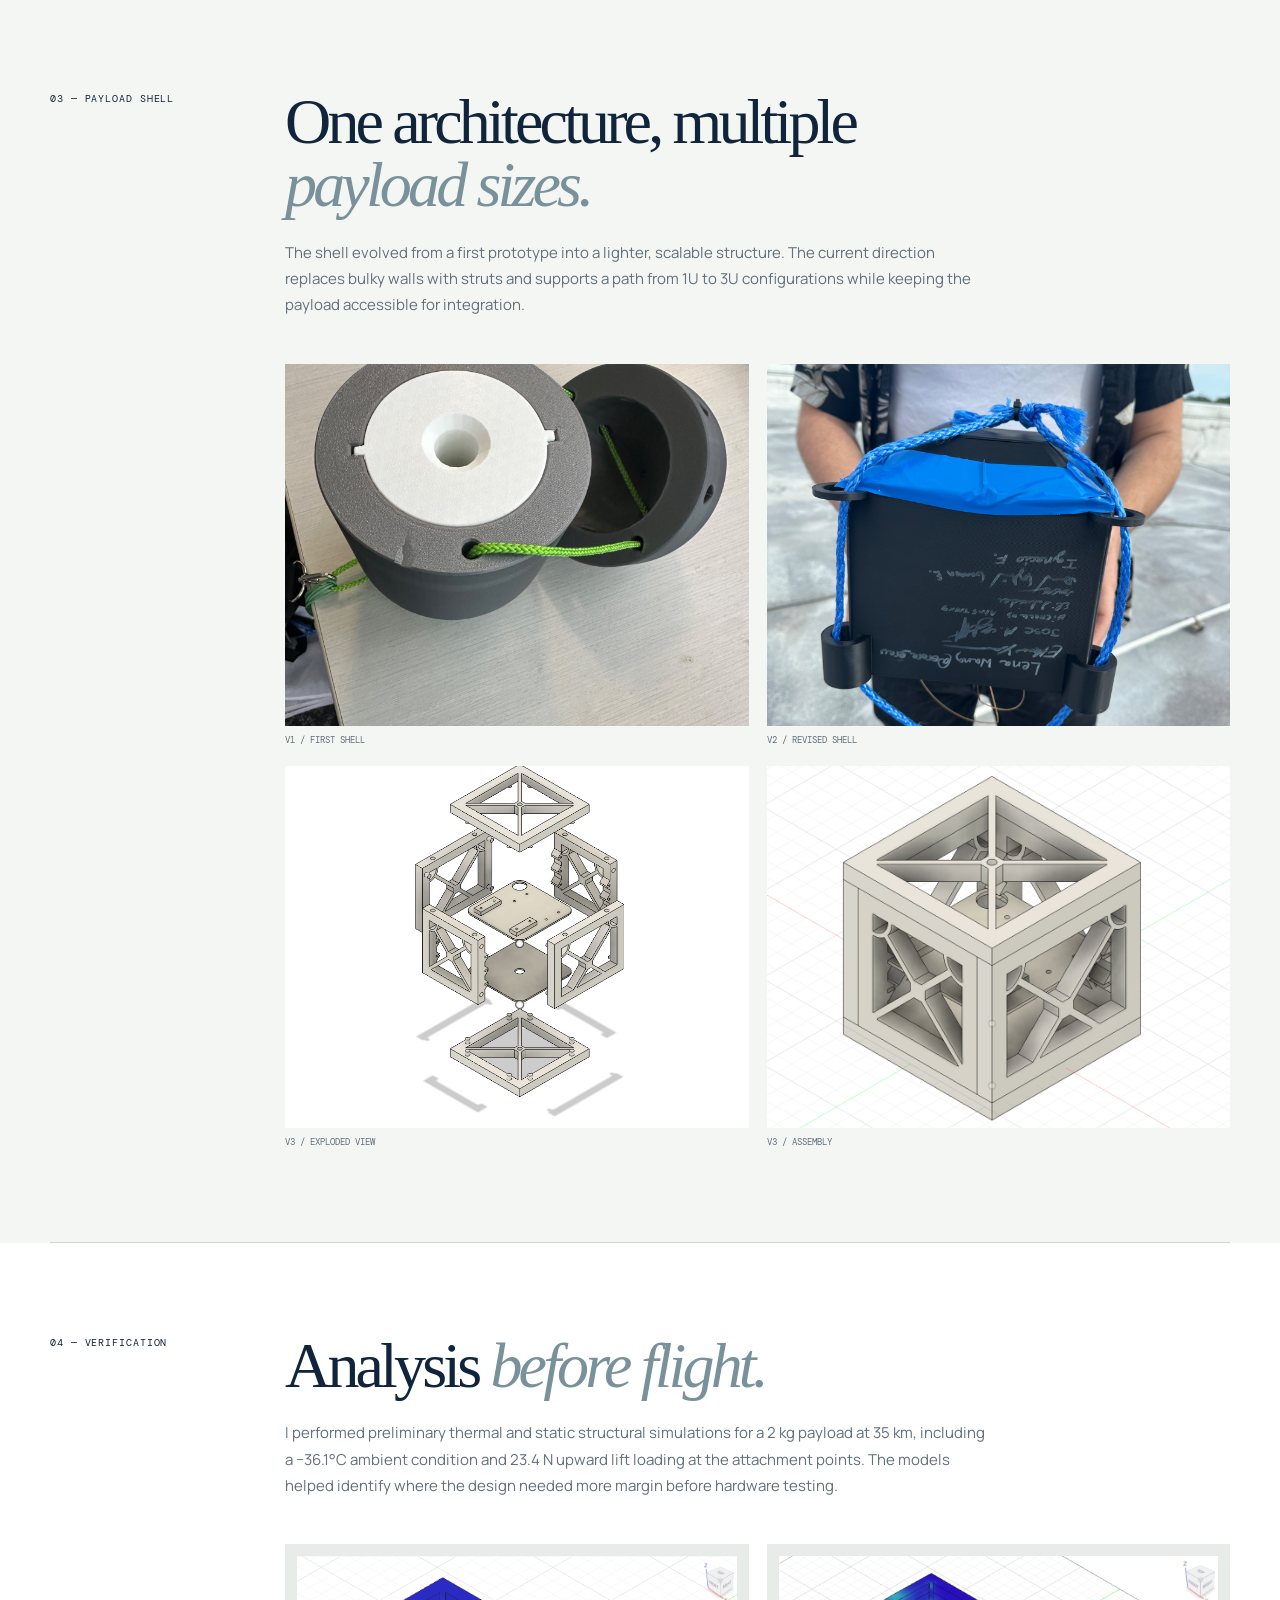
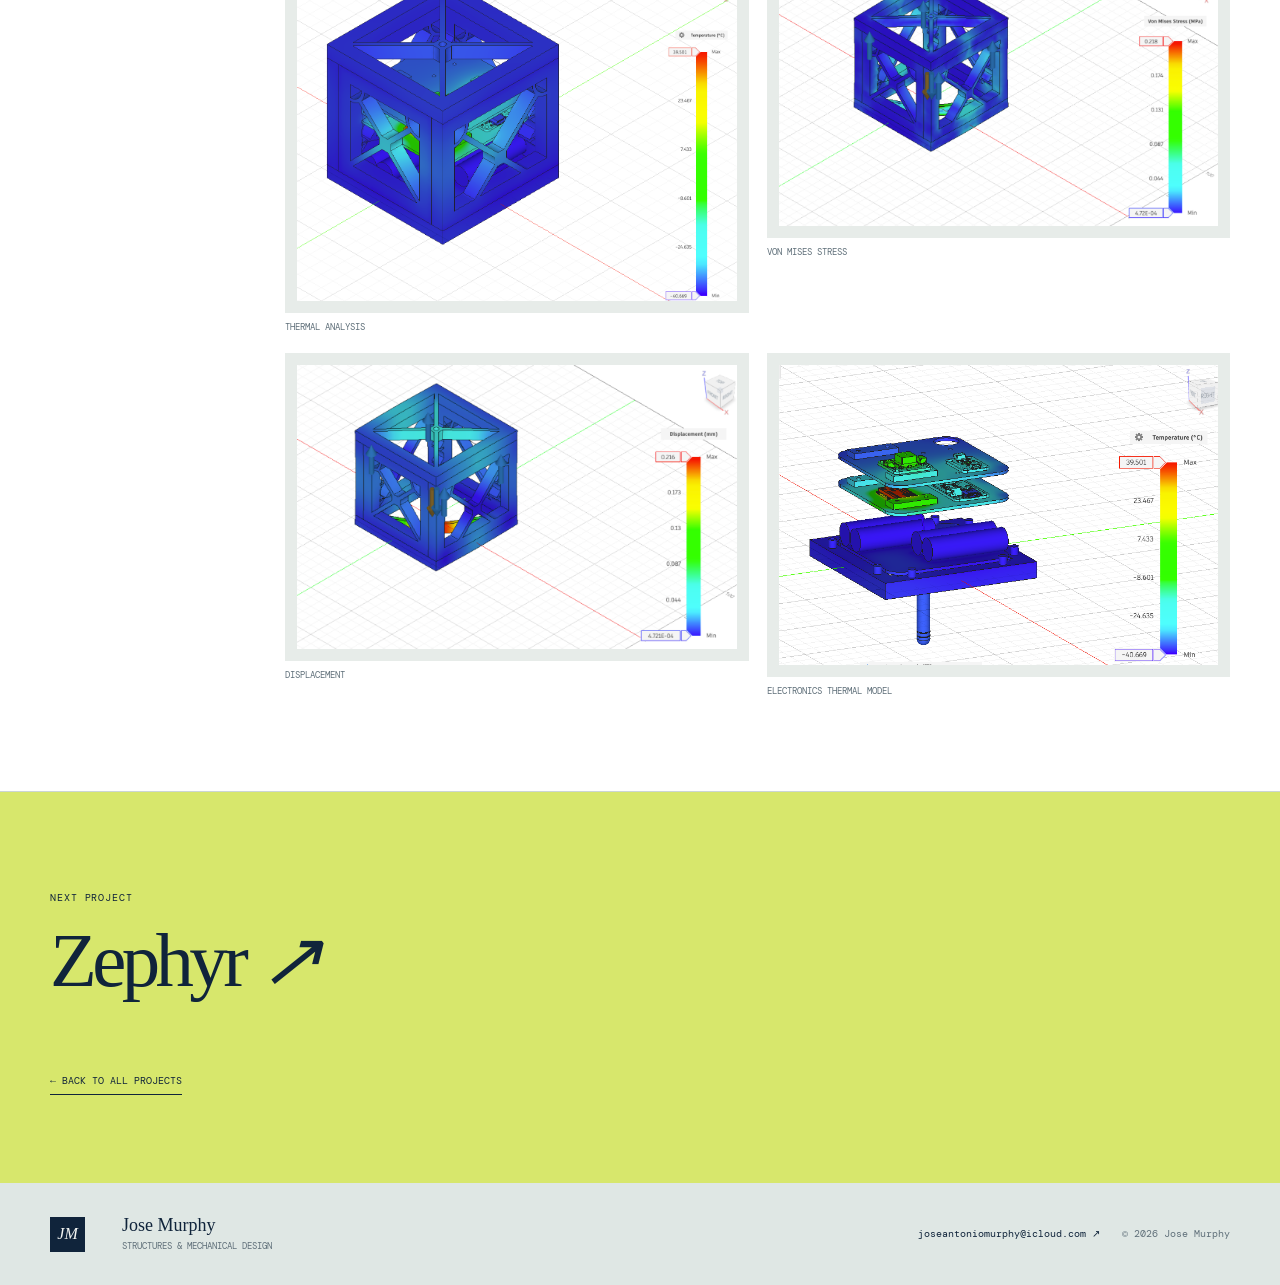
<file: minerva.html>
<!doctype html>
<html lang="en">
<head>
  <meta charset="utf-8"><meta name="viewport" content="width=device-width, initial-scale=1">
  <meta name="description" content="Minerva aerospace engineering case study by Jose Murphy.">
  <title>Minerva | Jose Murphy</title><link rel="stylesheet" href="portfolio.css">
</head>
<body>
  <header class="site-header"><a class="brand" href="index.html" aria-label="Jose Murphy home"><span>JM</span><b>Jose Murphy</b></a><button class="menu-button" aria-expanded="false">Menu</button><nav class="nav" aria-label="Primary navigation"><a href="index.html">Home</a><a href="index.html#projects">Projects</a><a href="index.html#about">About</a><a class="nav-cta" href="mailto:joseantoniomurphy@icloud.com">Get in touch ↗</a></nav></header>
  <main>
    <section class="project-hero page-wrap"><div><p class="eyebrow"><span class="signal-dot"></span> Project 01 / 03 · 2024 — Present</p><h1>Minerva<br><em>platform.</em></h1><p class="lede">A reusable, low-cost high-altitude platform for testing CubeSat payloads before orbital launch. I lead the mechanical team across the ground segment, payload shell, integration, and flight campaigns.</p></div><figure><img src="assets/minerva-flight-2-hero.jpeg" alt="Minerva second flight campaign"><figcaption><span>Second high-altitude campaign</span><span>Mechanical team lead</span></figcaption></figure></section>
    <div class="project-stats page-wrap"><div><strong>80 g</strong><span>current shell mass</span></div><div><strong>35 km</strong><span>design altitude</span></div><div><strong>1U → 3U</strong><span>scalable architecture</span></div><div><strong>10</strong><span>person mechanical team</span></div></div>
    <section class="page-section page-wrap"><div class="section-layout"><div class="section-label">01 — Mission context</div><div><h2>Design for the field, then learn from <em>the flight.</em></h2><p class="body-copy">Minerva makes it possible to test payload concepts in a high-altitude environment before committing to orbit. That means the designs have to be lightweight, accessible, repeatable, and practical for a student team to build and integrate.</p><figure class="wide-image"><img src="assets/minerva-team.jpg" alt="Minerva team after a launch"><figcaption>Minerva team</figcaption></figure></div></div></section>
    <section class="page-section alt"><div class="page-wrap"><div class="section-layout"><div class="section-label">02 — Ground station</div><div><h2>From enclosure concept to a <em>mission-tested system.</em></h2><p class="body-copy">I designed the Ground Station Receiving Unit around the real field workflow: antennas, radios, sensors, controls, and electronics needed to stay protected without becoming difficult to access. The enclosure moved through CAD, printed prototypes, hardware integration, and test.</p><div class="image-grid"><figure><img src="assets/minerva-gsru-render.png" alt="Closed-box render of the Ground Station Receiving Unit"><figcaption>Closed-box render</figcaption></figure><figure><img src="assets/minerva-gsru-hardware.jpg" alt="Ground Station Receiving Unit hardware prototype"><figcaption>Hardware prototype</figcaption></figure><figure><img src="assets/minerva-gsru-printed-model.jpg" alt="3D printed model of the Ground Station Receiving Unit"><figcaption>Printed model</figcaption></figure><figure><img src="assets/minerva-gsru-top-view.png" alt="Top view of the Ground Station Receiving Unit"><figcaption>Top view / GSRU</figcaption></figure></div></div></div></div></section>
    <section class="page-section page-wrap"><div class="section-layout"><div class="section-label">03 — Payload shell</div><div><h2>One architecture, multiple <em>payload sizes.</em></h2><p class="body-copy">The shell evolved from a first prototype into a lighter, scalable structure. The current direction replaces bulky walls with struts and supports a path from 1U to 3U configurations while keeping the payload accessible for integration.</p><div class="image-grid"><figure><img src="assets/minerva-shell-v1.jpg" alt="Minerva payload shell version one"><figcaption>V1 / first shell</figcaption></figure><figure><img src="assets/minerva-shell-v2.jpg" alt="Minerva payload shell version two"><figcaption>V2 / revised shell</figcaption></figure><figure><img src="assets/minerva-shell-v3-exploded.png" alt="Exploded view of Minerva payload shell version three"><figcaption>V3 / exploded view</figcaption></figure><figure><img src="assets/minerva-shell-v3-assembly.png" alt="Assembly of Minerva payload shell version three"><figcaption>V3 / assembly</figcaption></figure></div></div></div></section>
    <section class="page-section alt"><div class="page-wrap"><div class="section-layout"><div class="section-label">04 — Verification</div><div><h2>Analysis <em>before flight.</em></h2><p class="body-copy">I performed preliminary thermal and static structural simulations for a 2 kg payload at 35 km, including a −36.1°C ambient condition and 23.4 N upward lift loading at the attachment points. The models helped identify where the design needed more margin before hardware testing.</p><div class="image-grid analysis-grid"><figure><img src="assets/minerva-thermal-full.png" alt="Minerva thermal analysis"><figcaption>Thermal analysis</figcaption></figure><figure><img src="assets/minerva-von-mises-new.png" alt="Minerva von Mises stress analysis"><figcaption>Von Mises stress</figcaption></figure><figure><img src="assets/minerva-displacement-new.png" alt="Minerva displacement analysis"><figcaption>Displacement</figcaption></figure><figure><img src="assets/minerva-thermal-electronics.png" alt="Minerva electronics thermal analysis"><figcaption>Electronics thermal model</figcaption></figure></div></div></div></div></section>
    <section class="page-footer-cta"><div class="page-wrap"><p class="eyebrow">Next project</p><h2><a href="zephyr.html">Zephyr <em>↗</em></a></h2><a class="back-link" href="index.html#projects">← Back to all projects</a></div></section>
  </main>
  <footer class="site-footer"><div class="page-wrap footer-inner"><div class="footer-mark">JM</div><p>Jose Murphy<br><span>Structures & mechanical design</span></p><a href="mailto:joseantoniomurphy@icloud.com">joseantoniomurphy@icloud.com ↗</a><small>© 2026 Jose Murphy</small></div></footer><script src="portfolio.js"></script>
</body></html>
</file>
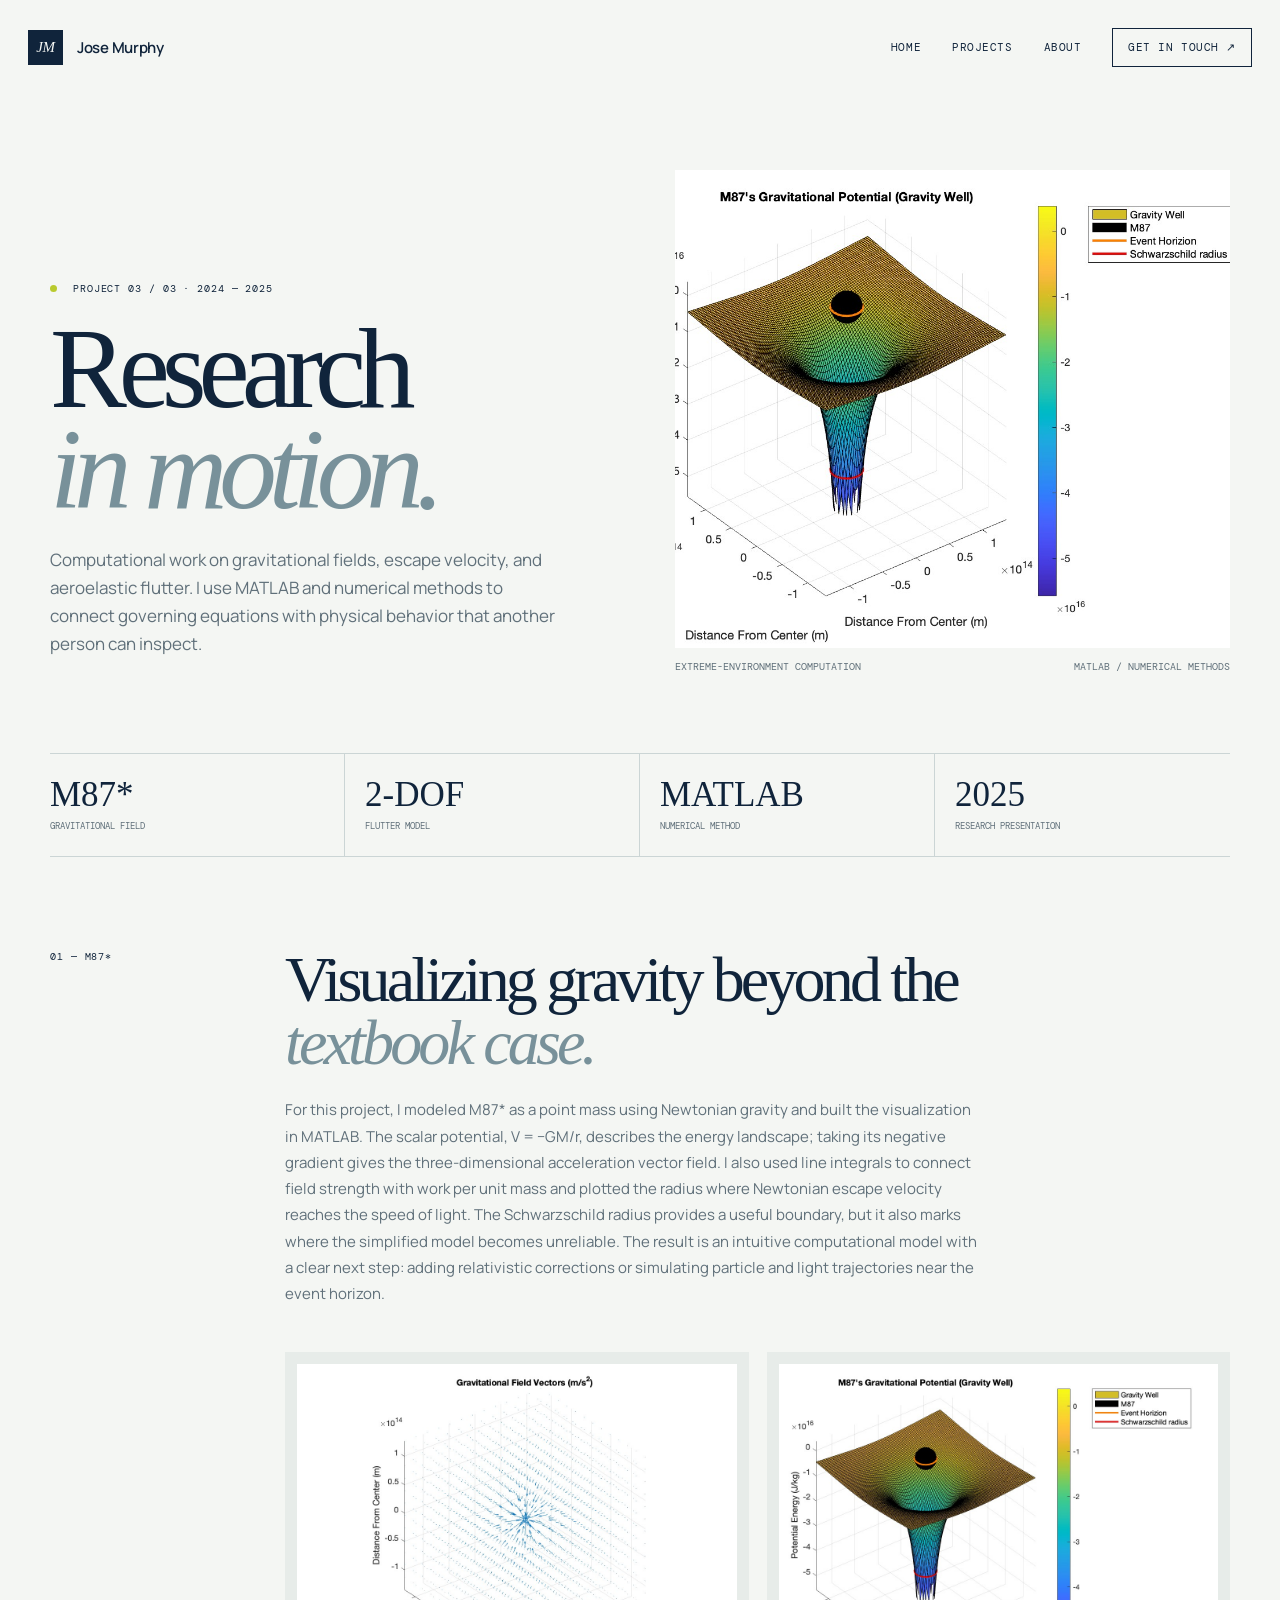
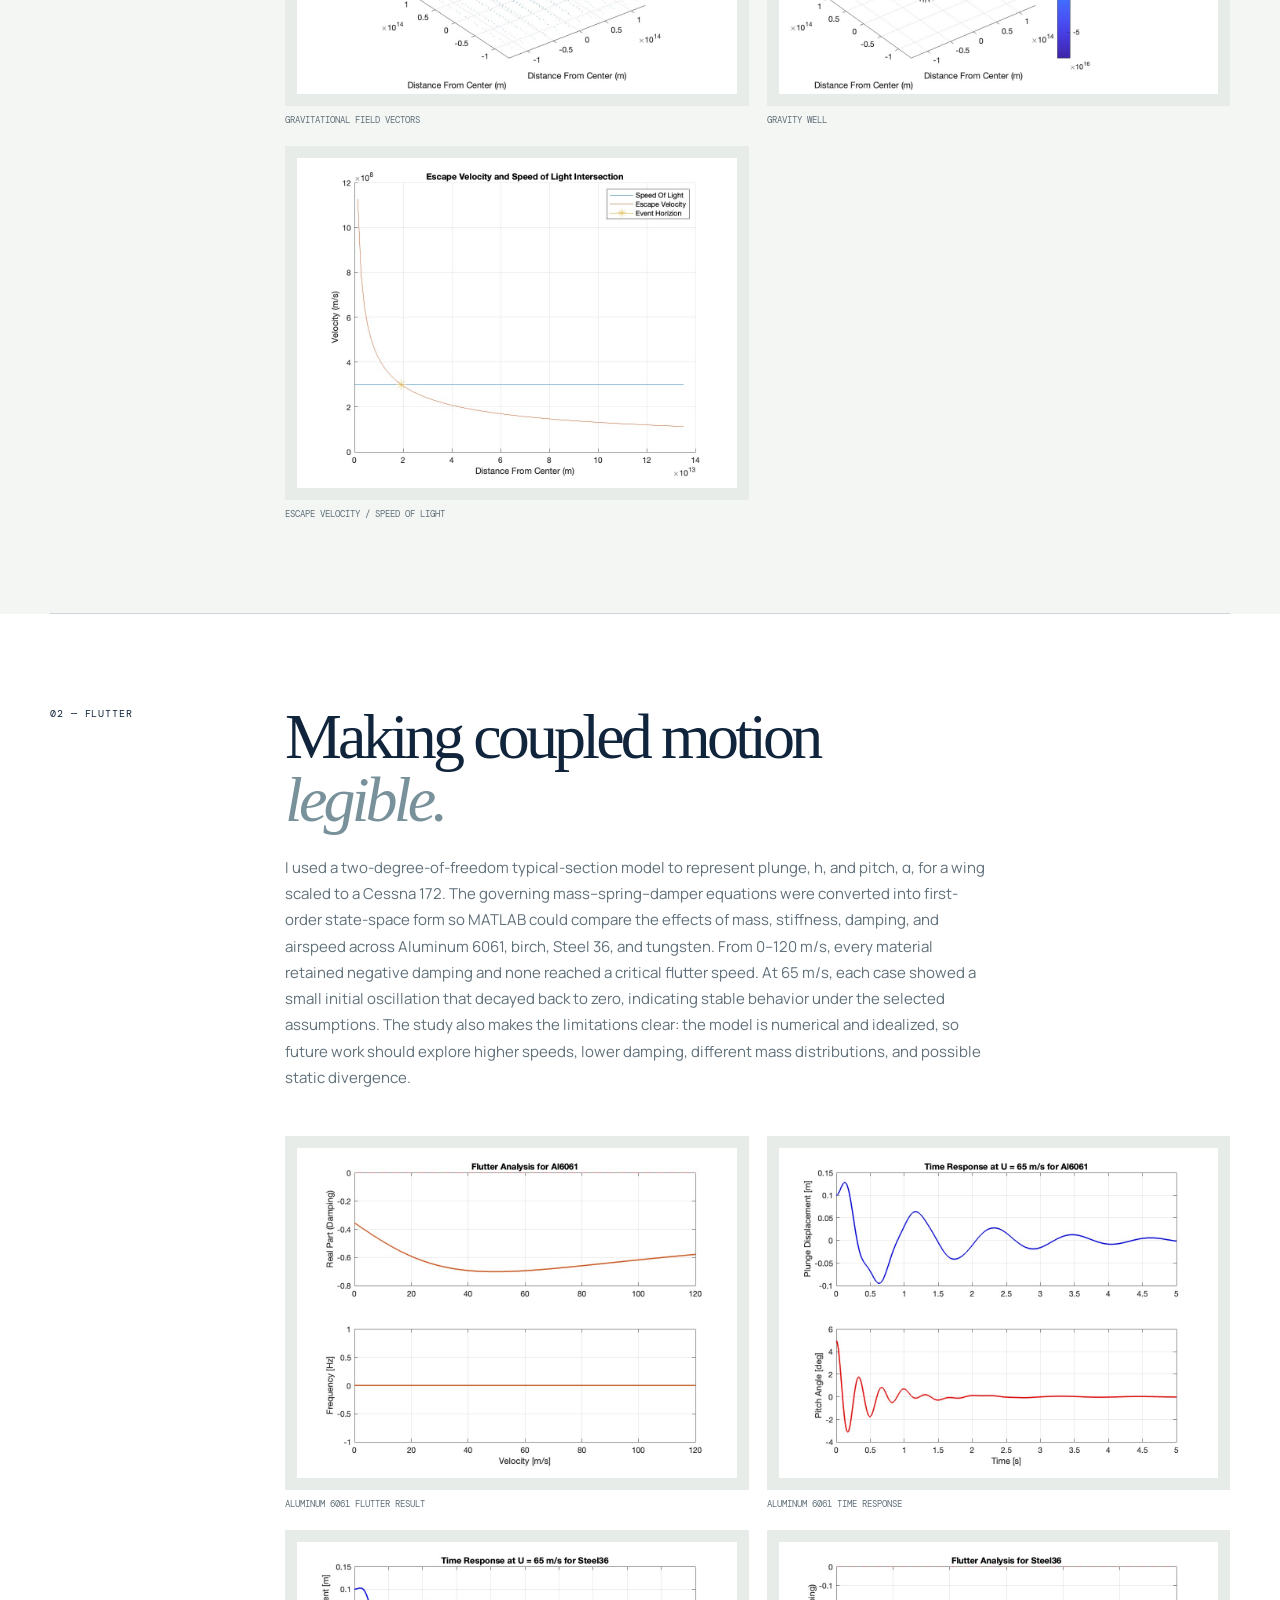
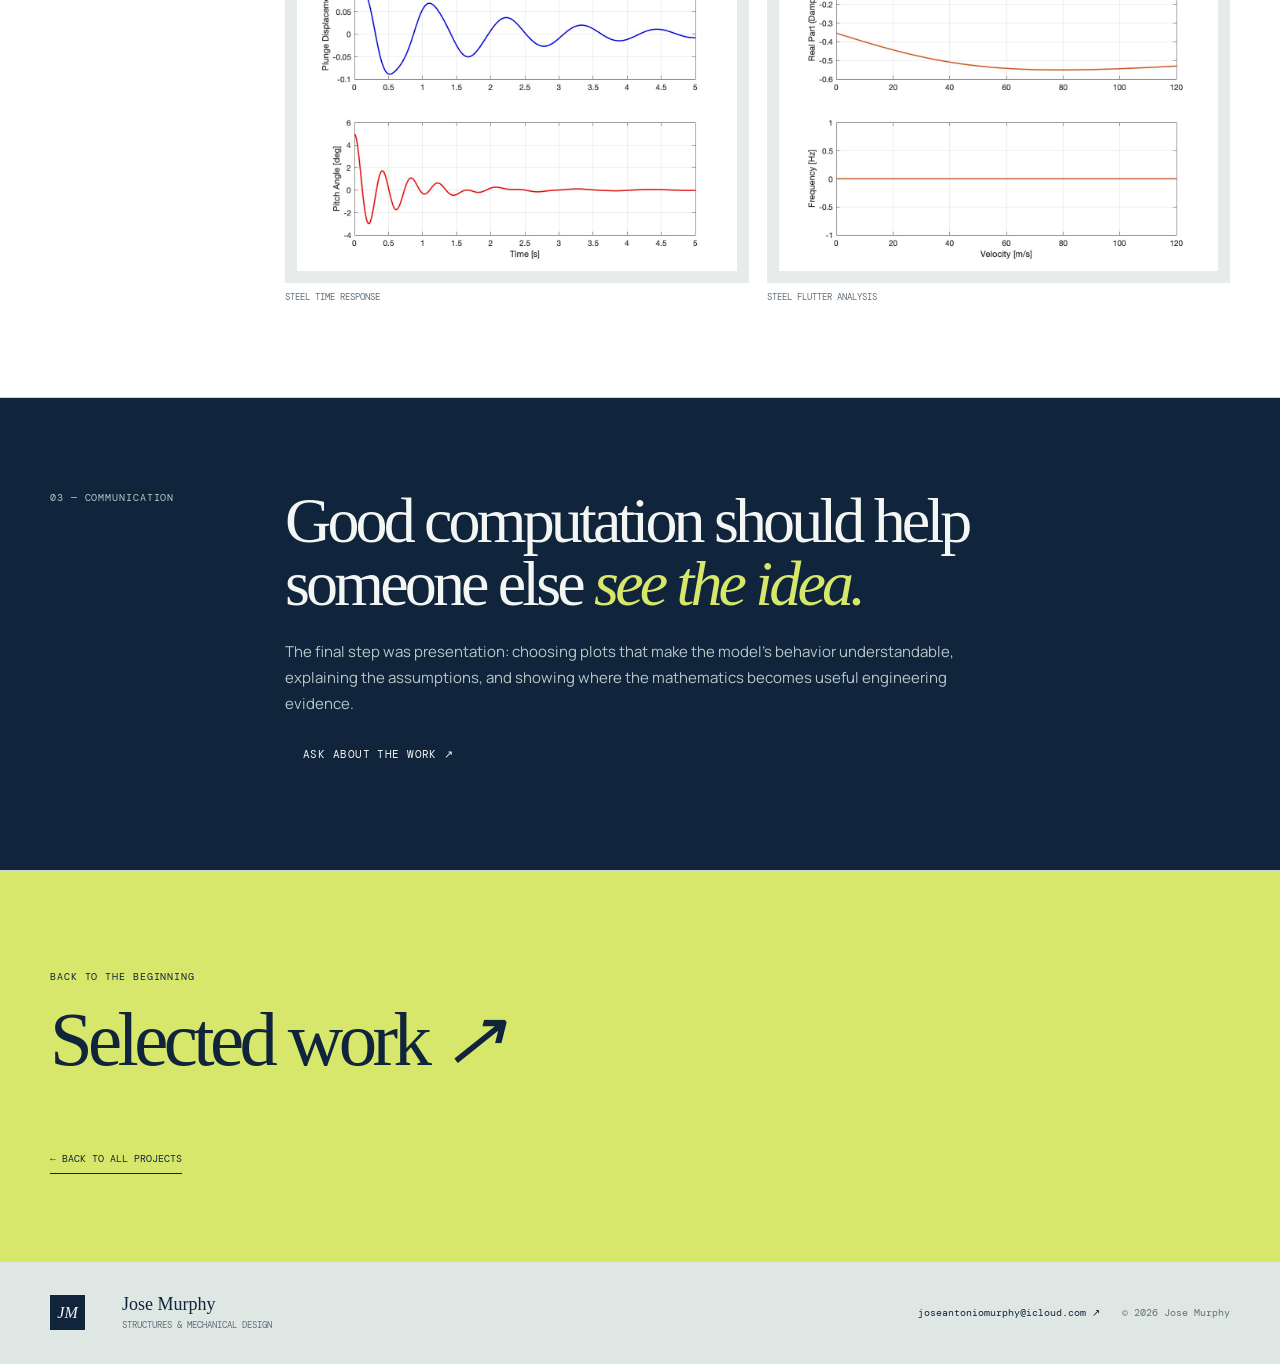
<file: research.html>
<!doctype html>
<html lang="en"><head><meta charset="utf-8"><meta name="viewport" content="width=device-width, initial-scale=1"><meta name="description" content="Research portfolio case study by Jose Murphy."><title>Research | Jose Murphy</title><link rel="stylesheet" href="portfolio.css"></head>
<body><header class="site-header"><a class="brand" href="index.html" aria-label="Jose Murphy home"><span>JM</span><b>Jose Murphy</b></a><button class="menu-button" aria-expanded="false">Menu</button><nav class="nav" aria-label="Primary navigation"><a href="index.html">Home</a><a href="index.html#projects">Projects</a><a href="index.html#about">About</a><a class="nav-cta" href="mailto:joseantoniomurphy@icloud.com">Get in touch ↗</a></nav></header>
<main><section class="project-hero page-wrap"><div><p class="eyebrow"><span class="signal-dot"></span> Project 03 / 03 · 2024 — 2025</p><h1>Research<br><em>in motion.</em></h1><p class="lede">Computational work on gravitational fields, escape velocity, and aeroelastic flutter. I use MATLAB and numerical methods to connect governing equations with physical behavior that another person can inspect.</p></div><figure><img src="assets/research-gravity-well.jpg" alt="Gravity well visualization for M87"><figcaption><span>Extreme-environment computation</span><span>MATLAB / numerical methods</span></figcaption></figure></section>
<div class="project-stats page-wrap"><div><strong>M87*</strong><span>gravitational field</span></div><div><strong>2-DOF</strong><span>flutter model</span></div><div><strong>MATLAB</strong><span>numerical method</span></div><div><strong>2025</strong><span>research presentation</span></div></div>
<section class="page-section page-wrap"><div class="section-layout"><div class="section-label">01 — M87*</div><div><h2>Visualizing gravity beyond the <em>textbook case.</em></h2><p class="body-copy">For this project, I modeled M87* as a point mass using Newtonian gravity and built the visualization in MATLAB. The scalar potential, V = −GM/r, describes the energy landscape; taking its negative gradient gives the three-dimensional acceleration vector field. I also used line integrals to connect field strength with work per unit mass and plotted the radius where Newtonian escape velocity reaches the speed of light. The Schwarzschild radius provides a useful boundary, but it also marks where the simplified model becomes unreliable. The result is an intuitive computational model with a clear next step: adding relativistic corrections or simulating particle and light trajectories near the event horizon.</p><div class="image-grid analysis-grid"><figure><img src="assets/research-gravity-field.jpg" alt="M87 gravitational field vectors"><figcaption>Gravitational field vectors</figcaption></figure><figure><img src="assets/research-gravity-well.jpg" alt="M87 gravity well visualization"><figcaption>Gravity well</figcaption></figure><figure><img src="assets/research-escape-velocity.jpg" alt="M87 escape velocity compared with the speed of light"><figcaption>Escape velocity / speed of light</figcaption></figure></div></div></div></section>
<section class="page-section alt"><div class="page-wrap"><div class="section-layout"><div class="section-label">02 — Flutter</div><div><h2>Making coupled motion <em>legible.</em></h2><p class="body-copy">I used a two-degree-of-freedom typical-section model to represent plunge, h, and pitch, α, for a wing scaled to a Cessna 172. The governing mass–spring–damper equations were converted into first-order state-space form so MATLAB could compare the effects of mass, stiffness, damping, and airspeed across Aluminum 6061, birch, Steel 36, and tungsten. From 0–120 m/s, every material retained negative damping and none reached a critical flutter speed. At 65 m/s, each case showed a small initial oscillation that decayed back to zero, indicating stable behavior under the selected assumptions. The study also makes the limitations clear: the model is numerical and idealized, so future work should explore higher speeds, lower damping, different mass distributions, and possible static divergence.</p><div class="image-grid analysis-grid"><figure><img src="assets/research-flutter-al6061.jpg" alt="Flutter simulation for aluminum 6061"><figcaption>Aluminum 6061 flutter result</figcaption></figure><figure><img src="assets/research-time-response.jpg" alt="Time response for aluminum 6061 flutter model"><figcaption>Aluminum 6061 time response</figcaption></figure><figure><img src="assets/research-steel-time.jpg" alt="Steel flutter time response"><figcaption>Steel time response</figcaption></figure><figure><img src="assets/research-steel-flutter.jpg" alt="Steel flutter analysis"><figcaption>Steel flutter analysis</figcaption></figure></div></div></div></div></section>
<section class="page-section dark-section"><div class="page-wrap"><div class="section-layout"><div class="section-label">03 — Communication</div><div><h2>Good computation should help someone else <em>see the idea.</em></h2><p class="body-copy">The final step was presentation: choosing plots that make the model’s behavior understandable, explaining the assumptions, and showing where the mathematics becomes useful engineering evidence.</p><a class="button button-dark" href="mailto:joseantoniomurphy@icloud.com?subject=Research%20portfolio">Ask about the work ↗</a></div></div></div></section>
<section class="page-footer-cta"><div class="page-wrap"><p class="eyebrow">Back to the beginning</p><h2><a href="index.html">Selected work <em>↗</em></a></h2><a class="back-link" href="index.html#projects">← Back to all projects</a></div></section></main>
<footer class="site-footer"><div class="page-wrap footer-inner"><div class="footer-mark">JM</div><p>Jose Murphy<br><span>Structures & mechanical design</span></p><a href="mailto:joseantoniomurphy@icloud.com">joseantoniomurphy@icloud.com ↗</a><small>© 2026 Jose Murphy</small></div></footer><script src="portfolio.js"></script></body></html>
</file>
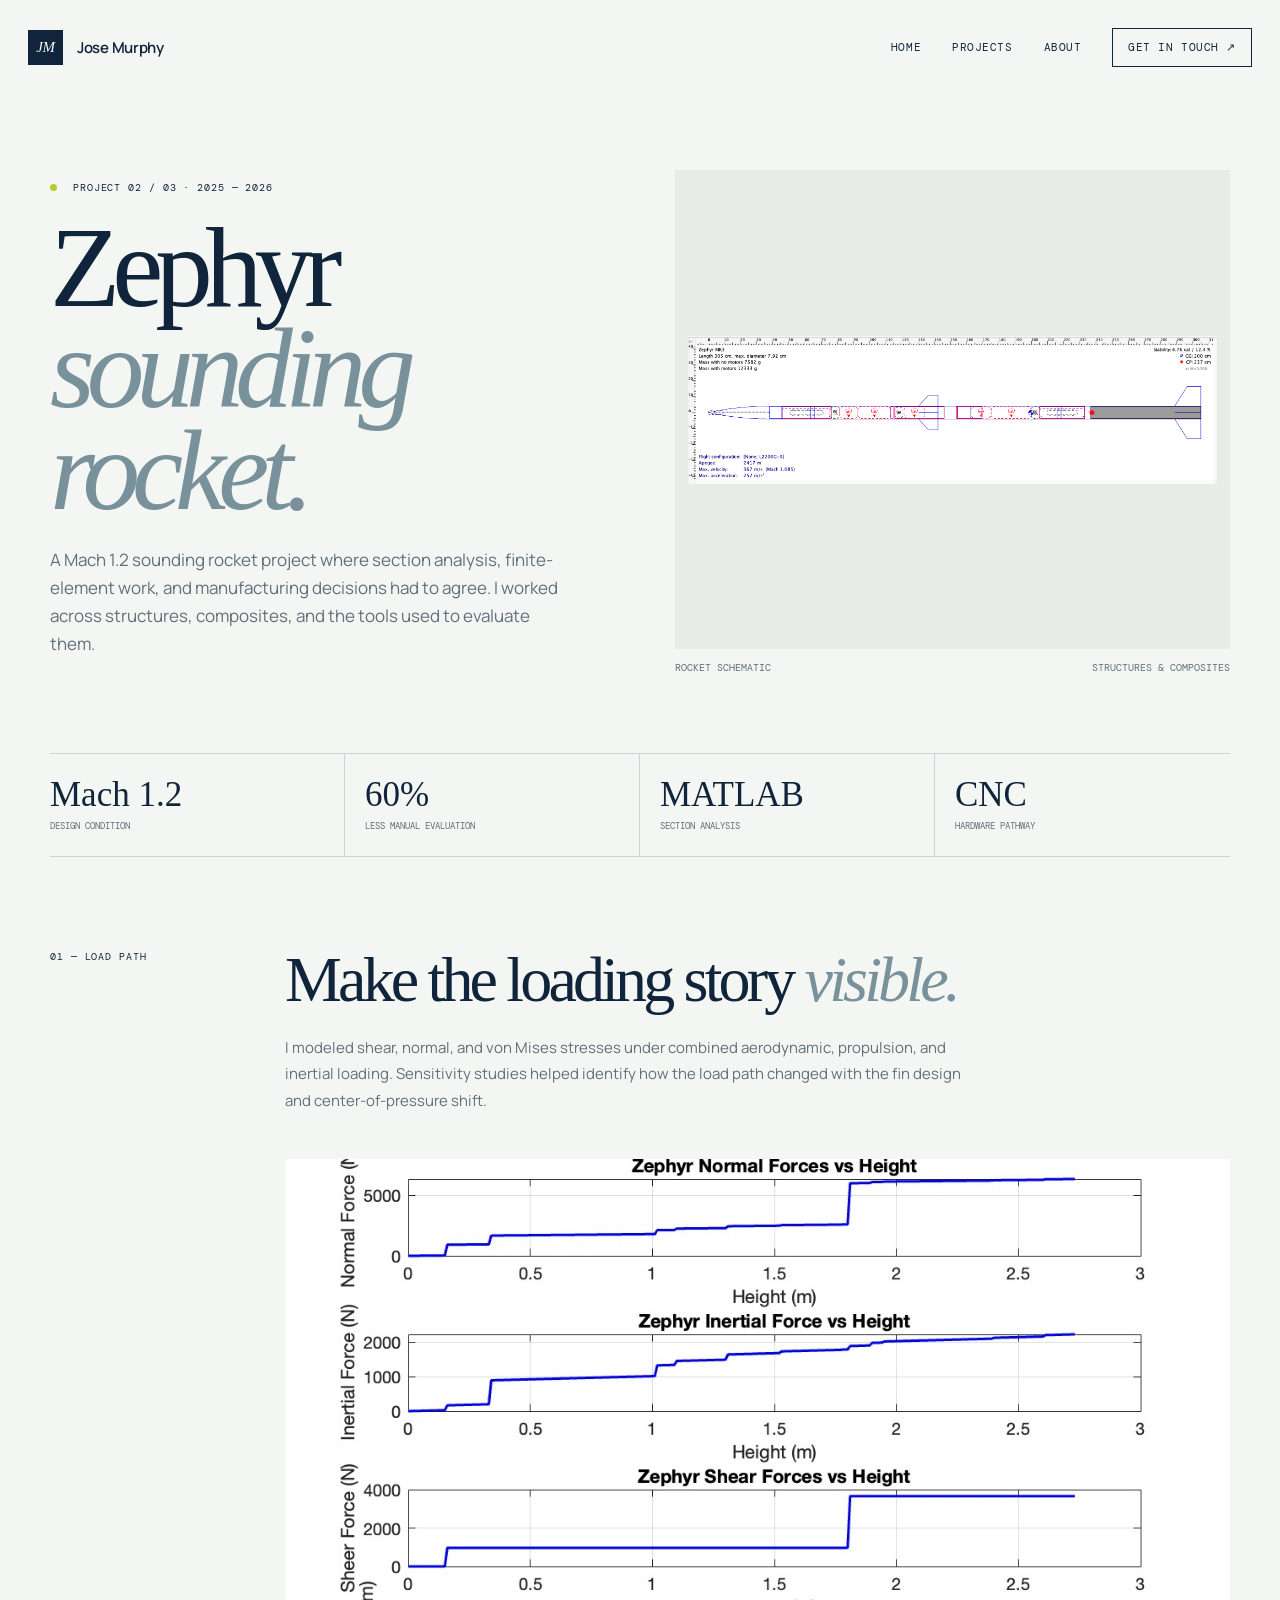
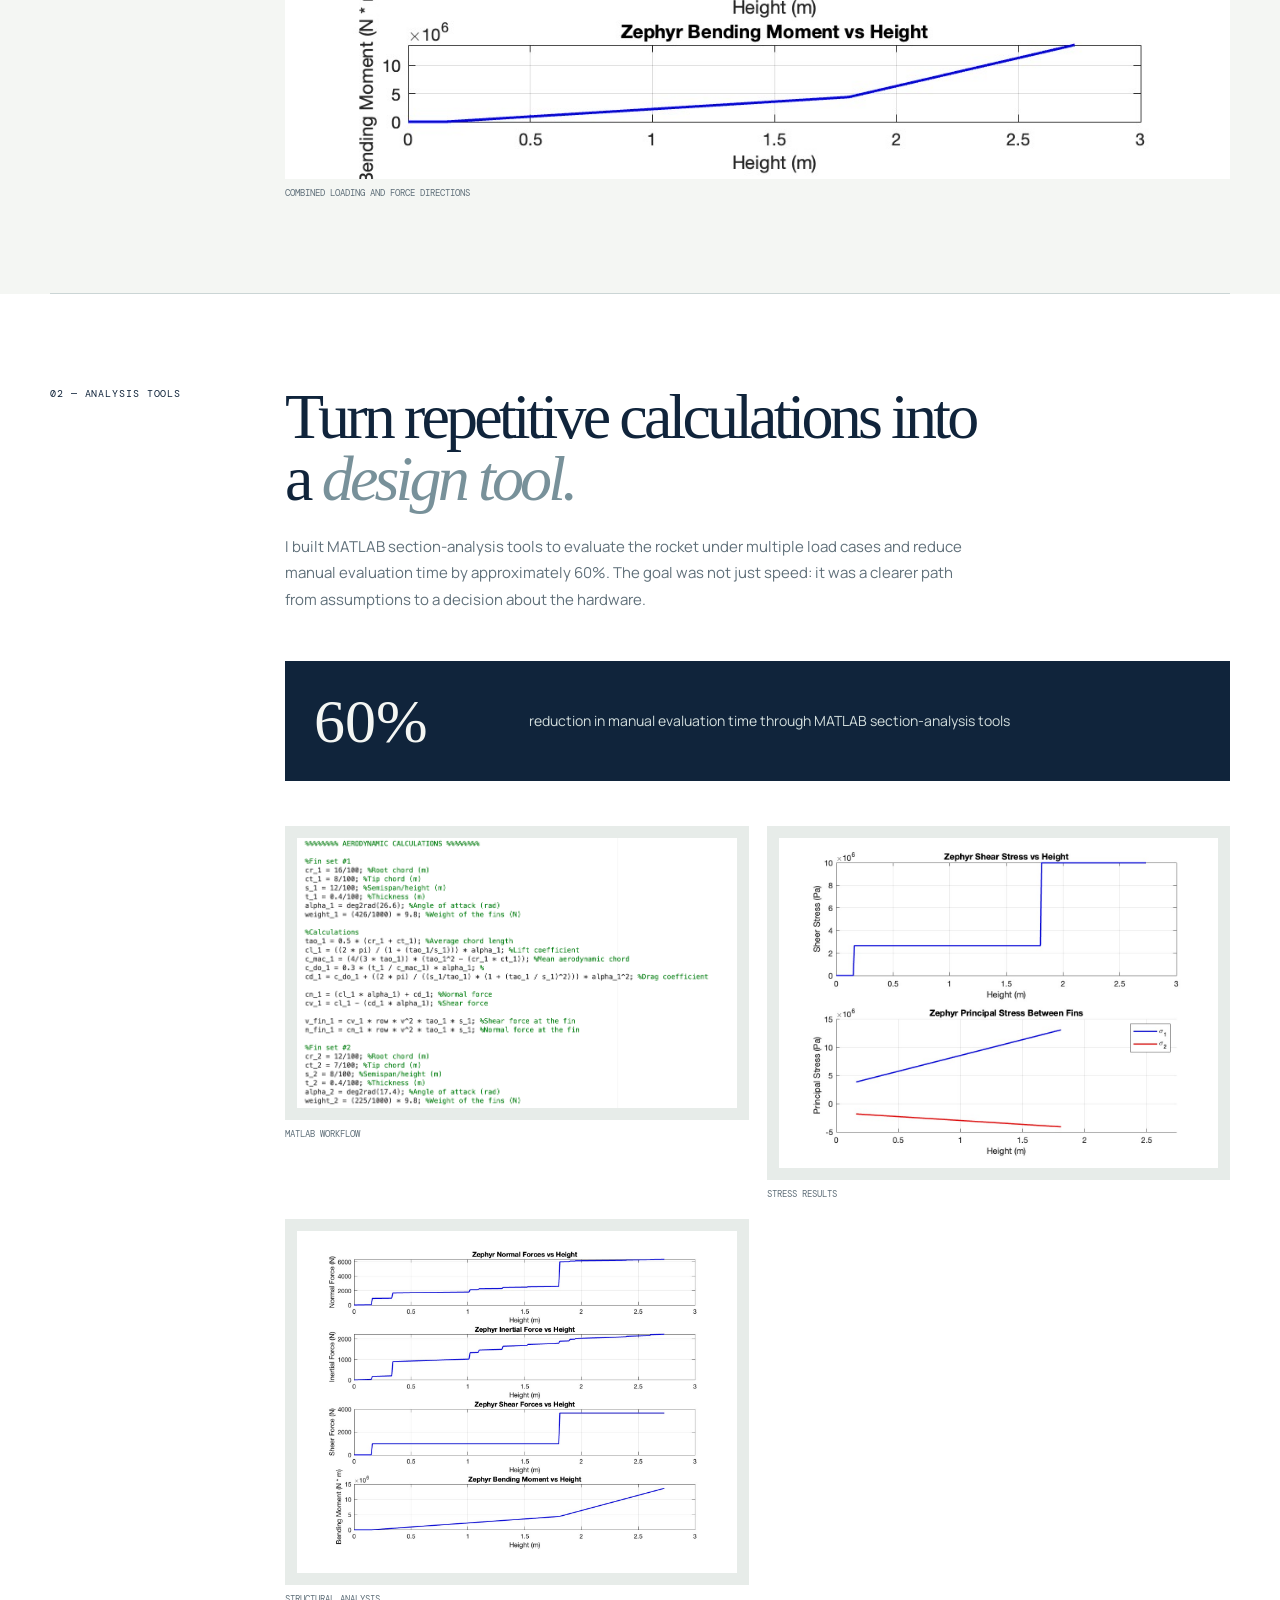
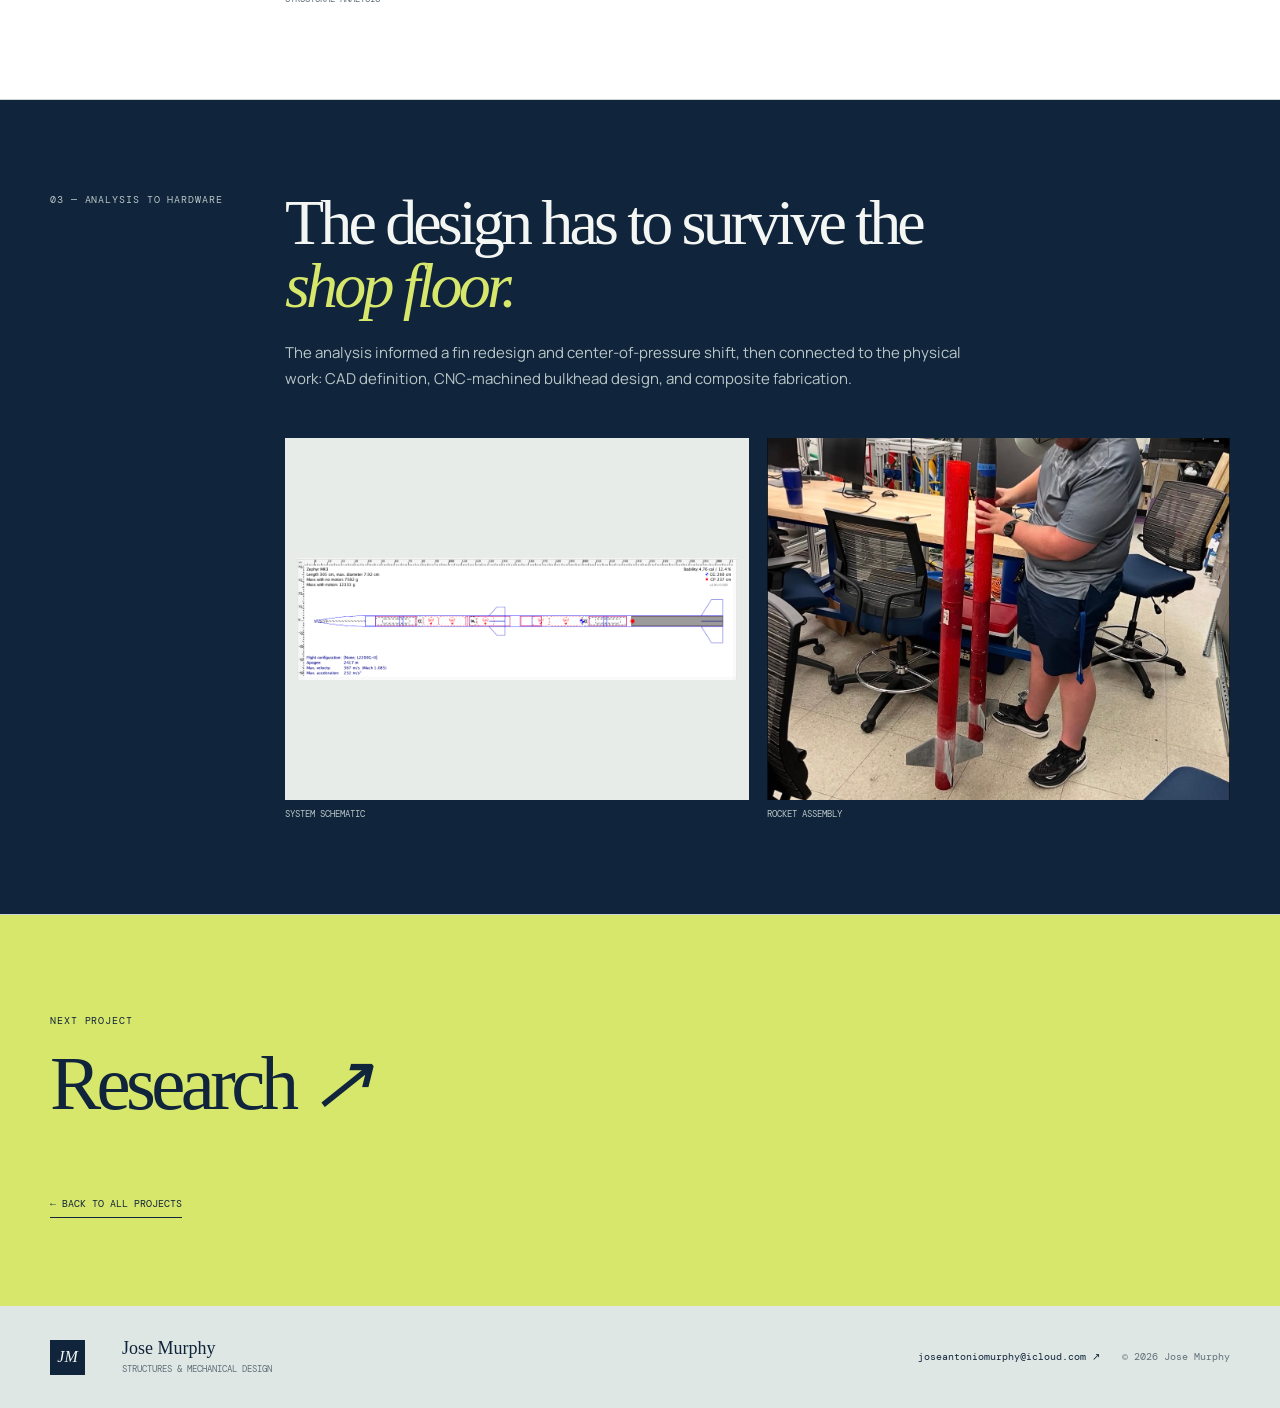
<file: zephyr.html>
<!doctype html>
<html lang="en"><head><meta charset="utf-8"><meta name="viewport" content="width=device-width, initial-scale=1"><meta name="description" content="Zephyr sounding rocket case study by Jose Murphy."><title>Zephyr | Jose Murphy</title><link rel="stylesheet" href="portfolio.css"></head>
<body><header class="site-header"><a class="brand" href="index.html" aria-label="Jose Murphy home"><span>JM</span><b>Jose Murphy</b></a><button class="menu-button" aria-expanded="false">Menu</button><nav class="nav" aria-label="Primary navigation"><a href="index.html">Home</a><a href="index.html#projects">Projects</a><a href="index.html#about">About</a><a class="nav-cta" href="mailto:joseantoniomurphy@icloud.com">Get in touch ↗</a></nav></header>
<main><section class="project-hero page-wrap"><div><p class="eyebrow"><span class="signal-dot"></span> Project 02 / 03 · 2025 — 2026</p><h1>Zephyr<br><em>sounding rocket.</em></h1><p class="lede">A Mach 1.2 sounding rocket project where section analysis, finite-element work, and manufacturing decisions had to agree. I worked across structures, composites, and the tools used to evaluate them.</p></div><figure><img class="contain-image" src="assets/zephyr-schematic.png" alt="Zephyr sounding rocket schematic"><figcaption><span>Rocket schematic</span><span>Structures & composites</span></figcaption></figure></section>
<div class="project-stats page-wrap"><div><strong>Mach 1.2</strong><span>design condition</span></div><div><strong>60%</strong><span>less manual evaluation</span></div><div><strong>MATLAB</strong><span>section analysis</span></div><div><strong>CNC</strong><span>hardware pathway</span></div></div>
<section class="page-section page-wrap"><div class="section-layout"><div class="section-label">01 — Load path</div><div><h2>Make the loading story <em>visible.</em></h2><p class="body-copy">I modeled shear, normal, and von Mises stresses under combined aerodynamic, propulsion, and inertial loading. Sensitivity studies helped identify how the load path changed with the fin design and center-of-pressure shift.</p><figure class="wide-image"><img src="assets/zephyr-forces.jpg" alt="Zephyr force diagram"><figcaption>Combined loading and force directions</figcaption></figure></div></div></section>
<section class="page-section alt"><div class="page-wrap"><div class="section-layout"><div class="section-label">02 — Analysis tools</div><div><h2>Turn repetitive calculations into a <em>design tool.</em></h2><p class="body-copy">I built MATLAB section-analysis tools to evaluate the rocket under multiple load cases and reduce manual evaluation time by approximately 60%. The goal was not just speed: it was a clearer path from assumptions to a decision about the hardware.</p><div class="analysis-callout"><strong>60%</strong><p>reduction in manual evaluation time through MATLAB section-analysis tools</p></div><div class="image-grid analysis-grid"><figure><img src="assets/zephyr-matlab.png" alt="MATLAB section analysis code screenshot"><figcaption>MATLAB workflow</figcaption></figure><figure><img src="assets/zephyr-stress.jpg" alt="Zephyr stress plots"><figcaption>Stress results</figcaption></figure><figure><img src="assets/zephyr-analysis-1.jpeg" alt="Zephyr structural analysis plot"><figcaption>Structural analysis</figcaption></figure></div></div></div></div></section>
<section class="page-section dark-section"><div class="page-wrap"><div class="section-layout"><div class="section-label">03 — Analysis to hardware</div><div><h2>The design has to survive the <em>shop floor.</em></h2><p class="body-copy">The analysis informed a fin redesign and center-of-pressure shift, then connected to the physical work: CAD definition, CNC-machined bulkhead design, and composite fabrication.</p><div class="image-grid"><figure><img class="contain-image" src="assets/zephyr-schematic.png" alt="Zephyr sounding rocket schematic"><figcaption>System schematic</figcaption></figure><figure><img src="assets/zephyr-assembly.jpg" alt="Zephyr sounding rocket assembly"><figcaption>Rocket assembly</figcaption></figure></div></div></div></div></section>
<section class="page-footer-cta"><div class="page-wrap"><p class="eyebrow">Next project</p><h2><a href="research.html">Research <em>↗</em></a></h2><a class="back-link" href="index.html#projects">← Back to all projects</a></div></section></main>
<footer class="site-footer"><div class="page-wrap footer-inner"><div class="footer-mark">JM</div><p>Jose Murphy<br><span>Structures & mechanical design</span></p><a href="mailto:joseantoniomurphy@icloud.com">joseantoniomurphy@icloud.com ↗</a><small>© 2026 Jose Murphy</small></div></footer><script src="portfolio.js"></script></body></html>
</file>
<file: portfolio.css>
@import url('https://fonts.googleapis.com/css2?family=DM+Mono:wght@400;500&family=Manrope:wght@400;500;600;700&display=swap');

:root{--ink:#10243b;--navy:#10243b;--paper:#f4f6f3;--white:#fff;--soft:#e7ece9;--line:#cbd5d5;--muted:#60707a;--lime:#d7e76c;--serif:Georgia,'Times New Roman',serif;--sans:Manrope,Arial,sans-serif;--mono:'DM Mono',monospace}
*{box-sizing:border-box}html{scroll-behavior:smooth}body{margin:0;background:var(--paper);color:var(--ink);font-family:var(--sans);line-height:1.55}img{display:block;width:100%;height:auto}a{color:inherit;text-decoration:none}.page-wrap{width:min(1180px,calc(100% - 56px));margin-inline:auto}.site-header{position:relative;z-index:5;display:flex;align-items:center;justify-content:space-between;width:min(1320px,calc(100% - 56px));margin:auto;padding:28px 0}.brand{display:flex;gap:14px;align-items:center;font-size:15px;letter-spacing:-.02em}.brand span,.footer-mark{display:grid;place-items:center;width:35px;height:35px;background:var(--navy);color:var(--paper);font-family:var(--serif);font-style:italic}.brand b{font-weight:600}.nav{display:flex;align-items:center;gap:31px;font-family:var(--mono);font-size:11px;text-transform:uppercase;letter-spacing:.05em}.nav a{border-bottom:1px solid transparent}.nav a:hover{border-color:var(--ink)}.nav-cta{padding:10px 15px;border:1px solid var(--ink)!important}.menu-button{display:none;border:0;background:none;font-family:var(--mono);text-transform:uppercase;font-size:11px}.eyebrow,.section-label,.project-meta,.mini-label{font-family:var(--mono);font-size:10px;line-height:1.5;letter-spacing:.09em;text-transform:uppercase}.signal-dot{display:inline-block;width:7px;height:7px;margin-right:9px;background:#b9ca2e;border-radius:50%}.home-hero{display:grid;grid-template-columns:1fr 1fr;gap:70px;align-items:center;padding:82px 0 112px}.hero-copy h1{max-width:630px;margin:22px 0;font-family:var(--serif);font-size:clamp(54px,7vw,102px);font-weight:400;line-height:.97;letter-spacing:-.065em}.hero-copy h1 em,.section-heading em,.home-band em,.about h2 em,.project-hero h1 em{font-style:italic;color:#78919a}.lede{max-width:500px;color:var(--muted);font-size:17px;line-height:1.65}.button-row{display:flex;align-items:center;gap:25px;margin-top:32px}.button{display:inline-block;padding:14px 18px;font-family:var(--mono);font-size:11px;text-transform:uppercase;letter-spacing:.04em}.button-dark{background:var(--navy);color:var(--paper)}.text-link,.card-link{font-family:var(--mono);font-size:11px;text-transform:uppercase;letter-spacing:.04em}.hero-visual{margin:0}.hero-visual img{aspect-ratio:1.12;object-fit:cover}.hero-visual figcaption{display:flex;justify-content:space-between;margin-top:11px;font-family:var(--mono);font-size:10px;text-transform:uppercase;color:var(--muted)}.home-intro,.about{display:grid;grid-template-columns:180px 1fr 200px;gap:40px;padding:94px 0;border-top:1px solid var(--line)}.intro-content{max-width:720px}.display-text{margin:0;font-family:var(--serif);font-size:clamp(40px,5.2vw,72px);line-height:1.03;letter-spacing:-.055em}.display-text span{font-style:italic;color:#78919a}.body-copy{max-width:600px;color:var(--muted);font-size:15px;line-height:1.75}.intro-content .body-copy{margin:42px 0 0}.intro-aside{font-family:var(--mono);font-size:10px;line-height:1.7;color:var(--muted);text-transform:uppercase}.intro-aside strong{color:var(--ink);font-weight:500}.projects{padding:105px 0 125px}.section-heading{display:grid;grid-template-columns:1fr 330px;gap:60px;align-items:end;margin:25px 0 55px}.section-heading h2,.about h2{margin:0;font-family:var(--serif);font-size:clamp(42px,5.4vw,76px);font-weight:400;line-height:1;letter-spacing:-.06em}.section-heading .body-copy{margin:0}.project-list{display:grid;grid-template-columns:repeat(2,1fr);gap:26px}.project-card{display:grid;grid-template-rows:auto 1fr;background:var(--white);transition:transform .2s ease,box-shadow .2s ease}.project-card:hover{transform:translateY(-4px);box-shadow:0 18px 40px #10243b18}.project-card-featured{grid-column:1/-1;grid-template-columns:1.12fr .88fr}.project-card-image{position:relative}.project-card-image img{height:100%;min-height:280px;object-fit:cover}.image-tag{position:absolute;left:14px;bottom:13px;padding:7px 9px;background:var(--paper);font-family:var(--mono);font-size:9px;text-transform:uppercase}.project-card-copy{padding:25px 27px 29px}.project-meta{display:flex;justify-content:space-between;color:var(--muted)}.project-card h3{margin:28px 0 2px;font-family:var(--serif);font-size:52px;font-weight:400;line-height:1;letter-spacing:-.05em}.project-card p{margin:0 0 32px;color:var(--muted)}.card-link{display:inline-block;border-bottom:1px solid var(--ink);padding-bottom:5px}.home-band{background:var(--navy);color:var(--paper)}.band-inner{padding:95px 0 102px}.band-inner .eyebrow{color:#b9c4c4}.home-band h2{max-width:760px;margin:30px 0 0;font-family:var(--serif);font-size:clamp(46px,6.2vw,88px);font-weight:400;line-height:.98;letter-spacing:-.06em}.home-band em{color:var(--lime)}.about-grid{display:grid;grid-template-columns:1fr 1fr;gap:100px}.about h2{margin-bottom:30px}.facts{display:grid;gap:0;border-top:1px solid var(--line)}.facts div{padding:18px 0;border-bottom:1px solid var(--line)}.facts span,.facts small{display:block;font-family:var(--mono);font-size:10px;text-transform:uppercase;color:var(--muted)}.facts strong{display:block;margin:5px 0;font-size:15px;font-weight:600}.site-footer{background:#dfe7e4}.footer-inner{display:grid;grid-template-columns:50px 1fr 1fr auto;gap:22px;align-items:center;padding:33px 0}.footer-inner p{margin:0;font-family:var(--serif);font-size:18px;line-height:1}.footer-inner p span{font-family:var(--mono);font-size:9px;text-transform:uppercase;color:var(--muted)}.footer-inner>a,.footer-inner small{font-family:var(--mono);font-size:10px}.footer-inner>a{justify-self:end}.footer-inner small{color:var(--muted)}

/* project pages */
.project-hero{display:grid;grid-template-columns:1fr 1fr;gap:70px;align-items:end;padding:75px 0 78px}.project-hero h1{margin:22px 0 25px;font-family:var(--serif);font-size:clamp(64px,9vw,130px);font-weight:400;line-height:.88;letter-spacing:-.07em}.project-hero .lede{max-width:520px}.project-hero figure{margin:0}.project-hero figure img{aspect-ratio:1.16;object-fit:cover}.project-hero figcaption{display:flex;justify-content:space-between;margin-top:11px;font-family:var(--mono);font-size:10px;text-transform:uppercase;color:var(--muted)}.project-stats{display:grid;grid-template-columns:repeat(4,1fr);gap:0;border-block:1px solid var(--line)}.project-stats div{padding:23px 20px 22px;border-right:1px solid var(--line)}.project-stats div:first-child{padding-left:0}.project-stats div:last-child{border-right:0}.project-stats strong{display:block;font-family:var(--serif);font-size:35px;font-weight:400;line-height:1}.project-stats span{display:block;margin-top:8px;font-family:var(--mono);font-size:9px;text-transform:uppercase;color:var(--muted)}.page-section{padding:92px 0;border-bottom:1px solid var(--line)}.page-section.alt{background:var(--white)}.section-layout{display:grid;grid-template-columns:180px 1fr;gap:55px}.section-layout h2{max-width:700px;margin:0 0 23px;font-family:var(--serif);font-size:clamp(39px,5vw,68px);font-weight:400;line-height:.98;letter-spacing:-.06em}.section-layout h2 em{font-style:italic;color:#78919a}.section-layout .body-copy{max-width:700px}.wide-image{margin:45px 0 0}.wide-image img{max-height:620px;object-fit:cover}.wide-image figcaption,.image-grid figcaption{margin-top:8px;font-family:var(--mono);font-size:9px;text-transform:uppercase;color:var(--muted)}.image-grid{display:grid;grid-template-columns:repeat(2,1fr);gap:18px;margin-top:45px}.image-grid figure{margin:0}.image-grid img{aspect-ratio:1.28;object-fit:cover}.image-grid .tall img{aspect-ratio:.84}.section-layout + .section-layout{margin-top:75px}.tool-list{display:flex;flex-wrap:wrap;gap:9px;margin-top:27px}.tool-list span{padding:8px 10px;border:1px solid var(--line);font-family:var(--mono);font-size:9px;text-transform:uppercase}.analysis-callout{display:grid;grid-template-columns:180px 1fr;gap:35px;align-items:center;margin-top:48px;padding:29px;background:var(--navy);color:var(--paper)}.analysis-callout strong{font-family:var(--serif);font-size:62px;font-weight:400;line-height:1}.analysis-callout p{margin:0;color:#d3dedd;font-size:14px}.dark-section{background:var(--navy);color:var(--paper)}.dark-section .section-label,.dark-section .body-copy,.dark-section .image-grid figcaption{color:#b8c7c7}.dark-section h2 em{color:var(--lime)}.dark-section .tool-list span{border-color:#49606d}.page-footer-cta{padding:88px 0;background:var(--lime)}.page-footer-cta h2{margin:20px 0 30px;font-family:var(--serif);font-size:clamp(44px,6vw,82px);font-weight:400;line-height:.95;letter-spacing:-.06em}.page-footer-cta h2 em{font-style:italic}.back-link{display:inline-block;margin-top:45px;font-family:var(--mono);font-size:10px;text-transform:uppercase;border-bottom:1px solid var(--ink);padding-bottom:6px}

@media(max-width:800px){.page-wrap,.site-header{width:min(100% - 34px,620px)}.site-header{padding:20px 0}.menu-button{display:block}.nav{display:none;position:absolute;top:67px;left:0;right:0;padding:18px;background:var(--paper);border-top:1px solid var(--line);border-bottom:1px solid var(--line);flex-direction:column;align-items:flex-start;gap:18px}.nav.is-open{display:flex}.home-hero,.project-hero{grid-template-columns:1fr;gap:42px;padding:54px 0 72px}.hero-copy h1{font-size:clamp(53px,15vw,88px)}.lede{font-size:15px}.home-intro,.about{display:block;padding:68px 0}.intro-content{margin-top:35px}.intro-aside{margin-top:38px}.section-heading{display:block;margin:25px 0 35px}.section-heading .body-copy{margin-top:25px}.projects{padding:76px 0 85px}.project-list{grid-template-columns:1fr}.project-card-featured{grid-column:auto;grid-template-columns:1fr}.project-card h3{font-size:46px}.about-grid{display:block}.facts{margin-top:55px}.footer-inner{grid-template-columns:42px 1fr;gap:16px}.footer-inner>a,.footer-inner small{grid-column:2;justify-self:start}.footer-inner small{margin-top:5px}.project-hero h1{font-size:clamp(70px,19vw,120px)}.project-stats{grid-template-columns:repeat(2,1fr)}.project-stats div:nth-child(2){border-right:0}.project-stats div:nth-child(-n+2){border-bottom:1px solid var(--line)}.project-stats div:first-child{padding-left:20px}.section-layout{display:block}.section-label{margin-bottom:28px}.page-section{padding:68px 0}.image-grid{grid-template-columns:1fr}.analysis-callout{grid-template-columns:1fr;gap:10px}.wide-image img{max-height:none}.project-hero figure img{aspect-ratio:1.1}.button-row{flex-wrap:wrap}}
.contain-image{object-fit:contain !important;background:var(--soft);padding:12px}
.analysis-grid img,.analysis-figure img{object-fit:contain !important;aspect-ratio:auto !important;height:auto !important;background:var(--soft);padding:12px}
</file>
<file: site/styles.css>
@import url('https://fonts.googleapis.com/css2?family=DM+Mono:wght@400;500&family=Manrope:wght@400;500;600;700;800&display=swap');
:root{--ink:#17191f;--navy:#202b67;--paper:#f4f2ec;--line:rgba(23,25,31,.2);--muted:#6d6d70;--lime:#d7f36a;--serif:Georgia,'Times New Roman',serif;--sans:Manrope,Arial,sans-serif;--mono:'DM Mono',monospace}*{box-sizing:border-box}html{scroll-behavior:smooth}body{margin:0;background:var(--paper);color:var(--ink);font-family:var(--sans);font-size:15px;line-height:1.55}img{display:block;width:100%;height:100%;object-fit:cover}a{color:inherit;text-decoration:none}.site-header{height:76px;padding:0 5vw;display:flex;align-items:center;justify-content:space-between;border-bottom:1px solid var(--line);position:sticky;top:0;background:rgba(244,242,236,.92);backdrop-filter:blur(12px);z-index:10}.wordmark{display:flex;align-items:center;gap:12px;font-size:13px;letter-spacing:-.02em}.wordmark span,.footer-mark{display:grid;place-items:center;width:28px;height:28px;background:var(--navy);color:white;font:500 10px var(--mono);letter-spacing:-.1em}.wordmark b{font-weight:700}.nav{display:flex;align-items:center;gap:2.4rem;font:500 11px var(--mono);text-transform:uppercase;letter-spacing:.08em}.nav a{transition:opacity .2s}.nav a:hover{opacity:.55}.nav-cta{padding:10px 13px;border:1px solid var(--ink);border-radius:100px}.nav-cta span{color:var(--navy);font-size:15px}.menu-button{display:none;border:0;background:none;font:500 11px var(--mono);text-transform:uppercase}.section-grid{display:grid;grid-template-columns:repeat(12,1fr);column-gap:2.2vw;padding-left:5vw;padding-right:5vw}.hero{min-height:calc(100vh - 76px);padding-top:9vh;padding-bottom:8vh;position:relative}.hero-copy{grid-column:1 / 7;align-self:center;padding-bottom:5vh}.eyebrow,.section-label,.mini-label{font:500 10px var(--mono);letter-spacing:.12em;text-transform:uppercase;color:var(--navy)}.signal-dot{display:inline-block;width:7px;height:7px;border-radius:50%;background:var(--lime);border:1px solid var(--ink);margin-right:8px}.hero h1{font-size:clamp(46px,6.8vw,104px);line-height:.98;letter-spacing:-.075em;margin:29px 0 29px;font-weight:700}.hero h1 em,.work h2 em,.about h2 em{font-family:var(--serif);font-weight:400;letter-spacing:-.08em}.hero-lede{max-width:450px;font-size:16px;line-height:1.65;color:#4c4c4e}.hero-actions,.about-links{display:flex;align-items:center;gap:28px;margin-top:34px}.button{display:inline-flex;align-items:center;gap:28px;padding:15px 18px;border-radius:100px;font:500 11px var(--mono);text-transform:uppercase;letter-spacing:.05em}.button-dark{background:var(--ink);color:white}.button span{font-size:17px;color:var(--lime)}.text-link{display:inline-flex;align-items:center;gap:10px;font:500 11px var(--mono);text-transform:uppercase;letter-spacing:.06em;border-bottom:1px solid var(--ink);padding-bottom:4px}.text-link span{color:var(--navy);font-size:17px}.hero-visual{grid-column:8 / 13;align-self:center;position:relative}.hero-image-wrap{height:min(62vh,620px);overflow:hidden;background:#d7d5cd}.hero-image-wrap img{filter:saturate(.72) contrast(1.03)}.hero-caption{display:flex;justify-content:space-between;margin-top:11px;font:10px var(--mono);text-transform:uppercase;color:var(--muted)}.hero-index{position:absolute;bottom:8vh;left:5vw;font:10px/1.65 var(--mono);color:var(--muted)}.statement{padding-top:15vh;padding-bottom:15vh;background:var(--navy);color:white}.statement .section-label{color:var(--lime);grid-column:1 / 3}.statement-body{grid-column:4 / 9}.display-text{font-size:clamp(38px,5vw,72px);line-height:1.02;letter-spacing:-.07em;margin:0 0 50px}.display-text span{font-family:var(--serif);font-style:italic;font-weight:400}.body-copy{color:#5f6062;max-width:480px;line-height:1.75}.statement .body-copy{color:#c9cbe0}.statement-aside{grid-column:10 / 13;font:10px/1.8 var(--mono);color:#aeb2d5;text-transform:uppercase}.statement-aside strong{color:white;font-weight:500}.work{padding-top:15vh;padding-bottom:11vh}.work>.section-label{grid-column:1 / 3}.work-intro{grid-column:4 / 10;margin-bottom:9vh}.work h2,.about h2{font-size:clamp(42px,5.5vw,82px);line-height:.98;letter-spacing:-.075em;margin:0 0 25px}.project{grid-column:1 / 13;display:grid;grid-template-columns:repeat(12,1fr);column-gap:2.2vw;border-top:1px solid var(--line);padding:22px 0 10vh}.project-meta{grid-column:1 / 3;font:10px var(--mono);color:var(--navy);display:flex;justify-content:space-between;gap:10px}.project-title{grid-column:4 / 8}.project-title h3{font-size:clamp(34px,4vw,58px);letter-spacing:-.07em;line-height:1;margin:0 0 8px}.project-title p{font:11px var(--mono);text-transform:uppercase;color:var(--muted);margin:0}.project-image{grid-column:4 / 9;height:430px;margin-top:55px;position:relative;overflow:hidden;background:#d0d0cc}.project-image img{transition:transform .7s cubic-bezier(.2,.7,.2,1);filter:saturate(.8)}.project:hover .project-image img{transform:scale(1.035)}.image-tag{position:absolute;left:14px;bottom:14px;padding:7px 10px;background:var(--lime);font:500 10px var(--mono);text-transform:uppercase}.project-details{grid-column:10 / 13;margin-top:55px}.project-kicker{font:600 13px/1.4 var(--sans);max-width:210px;margin:0 0 18px}.project-details .body-copy{font-size:13px;margin-bottom:28px}.metric-row{border-top:1px solid var(--line);border-bottom:1px solid var(--line);padding:16px 0;margin-bottom:28px;display:grid;gap:13px}.metric-row div{display:flex;justify-content:space-between;align-items:baseline;gap:12px}.metric-row strong{font-size:21px;letter-spacing:-.06em}.metric-row span,.tool-list span{font:9px var(--mono);text-transform:uppercase;color:var(--muted)}.project-split{padding-bottom:12vh}.project-split .project-image{height:380px}.project-split .project-details{margin-top:55px}.tool-list{display:flex;flex-wrap:wrap;gap:7px;margin:30px 0}.tool-list span{border:1px solid var(--line);padding:7px 8px;color:var(--ink)}.project-research .project-image{background:#e1e0da}.detail-section{padding:12vh 0;background:#eae8e0}.detail-dark{background:var(--ink);color:white}.detail-dark .section-label,.detail-dark .eyebrow{color:var(--lime)}.detail-grid{row-gap:50px}.detail-grid>.section-label{grid-column:1 / 3}.detail-copy{grid-column:4 / 9}.detail-copy h2{font-size:clamp(33px,4vw,57px);line-height:1.03;letter-spacing:-.07em;margin:20px 0 25px}.detail-dark .body-copy,.detail-dark .detail-columns p{color:#bfc1ca}.detail-columns{display:grid;grid-template-columns:1fr 1fr;gap:24px;margin-top:40px;border-top:1px solid var(--line);padding-top:18px}.detail-columns p{font-size:12px}.mini-label{font-size:9px}.detail-gallery{grid-column:4 / 13;display:grid;grid-template-columns:1fr 1fr;gap:2.2vw;margin-top:5vh}.detail-gallery img{height:330px;object-fit:cover;background:#d6d4cd}.detail-gallery img:first-child{object-position:center}.single-gallery{grid-column:8 / 13;margin-top:0}.single-gallery img{height:290px}.stat-callout{border-top:1px solid #676870;border-bottom:1px solid #676870;padding:18px 0;margin-top:34px;display:flex;align-items:baseline;gap:18px}.stat-callout strong{font-size:42px;letter-spacing:-.08em;color:var(--lime)}.stat-callout span{font:10px/1.5 var(--mono);color:#bfc1ca;text-transform:uppercase}.about{padding-top:16vh;padding-bottom:16vh}.about>.section-label{grid-column:1 / 3}.about-copy{grid-column:4 / 9}.about-copy .body-copy{font-size:15px}.about-facts{grid-column:10 / 13;margin-top:10px}.about-facts div{border-top:1px solid var(--line);padding:15px 0;display:flex;flex-direction:column;gap:3px}.about-facts span,.about-facts small{font:9px var(--mono);text-transform:uppercase;color:var(--muted)}.about-facts strong{font-size:13px}.site-footer{background:var(--navy);color:white;padding:34px 5vw;display:grid;grid-template-columns:1fr 2fr 2fr 1fr;align-items:center;gap:24px}.footer-mark{background:var(--lime);color:var(--ink);width:42px;height:42px}.site-footer p{font-size:13px;margin:0}.site-footer p span,.site-footer small{font:9px var(--mono);color:#b6bad9;text-transform:uppercase}.site-footer>a{justify-self:end;font:10px var(--mono);text-transform:uppercase;color:var(--lime)}.site-footer small{justify-self:end}.reveal{opacity:0;transform:translateY(20px);transition:opacity .7s ease,transform .7s ease}.reveal.is-visible{opacity:1;transform:none}@media(max-width:800px){.site-header{height:64px}.nav{display:none;position:absolute;top:64px;left:0;right:0;background:var(--paper);padding:22px 5vw;flex-direction:column;align-items:flex-start;gap:20px;border-bottom:1px solid var(--line)}.nav.is-open{display:flex}.menu-button{display:block}.section-grid{display:block;padding-left:7vw;padding-right:7vw}.hero{padding-top:10vh;min-height:auto}.hero-copy{padding-bottom:12vh}.hero h1{font-size:17vw}.hero-visual{margin-left:10vw}.hero-image-wrap{height:64vh}.hero-index{position:static;margin-top:30px}.statement{padding-top:11vh;padding-bottom:11vh}.statement .section-label,.work>.section-label,.about>.section-label,.detail-grid>.section-label{margin-bottom:60px}.statement-body,.work-intro,.about-copy,.detail-copy{margin-left:13vw}.statement-aside{margin:60px 0 0 13vw}.display-text{font-size:13vw}.work{padding-top:12vh}.work-intro{margin-bottom:70px}.project{display:block;padding-bottom:80px}.project-meta{margin-bottom:35px}.project-title{margin-left:13vw}.project-image{margin:42px 0 0 13vw;height:320px;width:87vw}.project-details{margin:32px 0 0 13vw;max-width:370px}.detail-section{padding:10vh 0}.detail-gallery,.single-gallery{display:block;margin:50px 0 0 13vw;width:87vw}.detail-gallery img{height:260px;margin-bottom:18px}.about{padding-top:12vh;padding-bottom:12vh}.about-facts{margin:70px 0 0 13vw}.site-footer{grid-template-columns:1fr 2fr;gap:20px}.site-footer>a{justify-self:start;grid-column:1 / 3}.site-footer small{justify-self:start;grid-column:1 / 3}}
</file>
